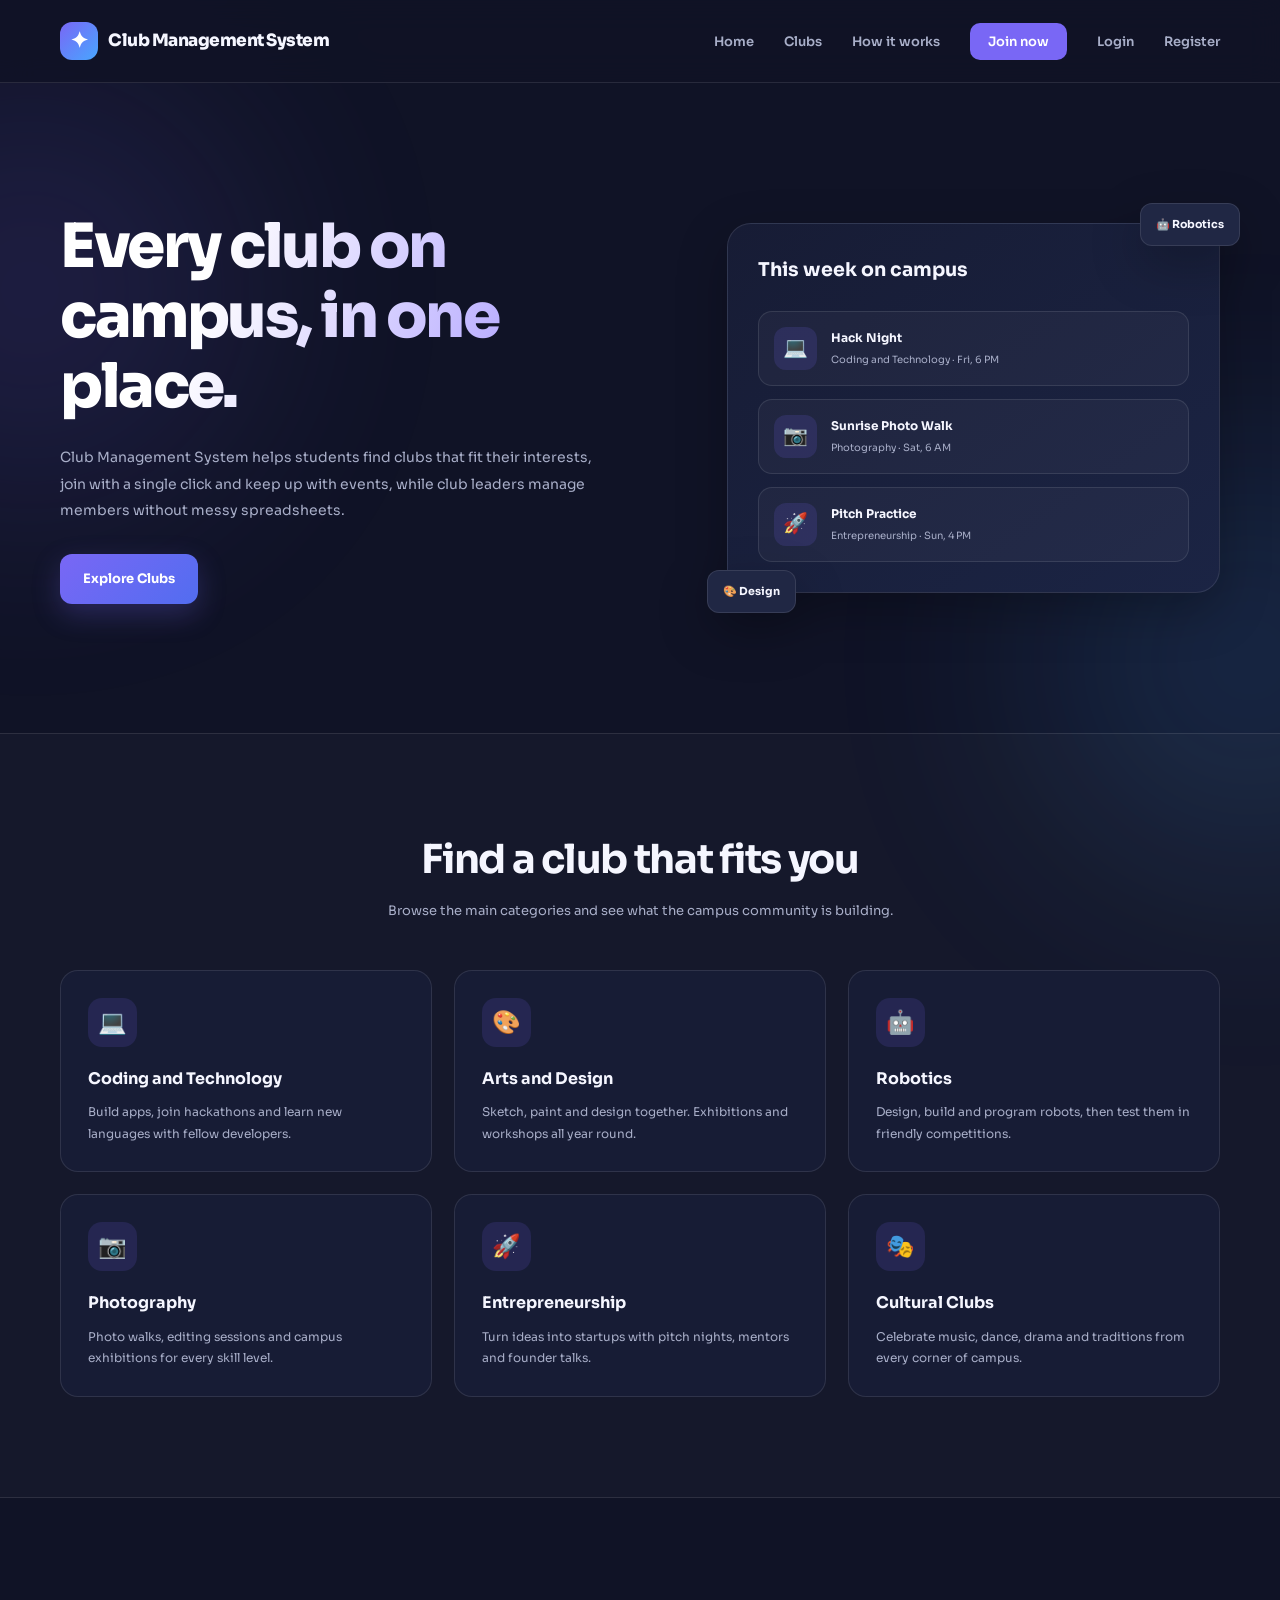
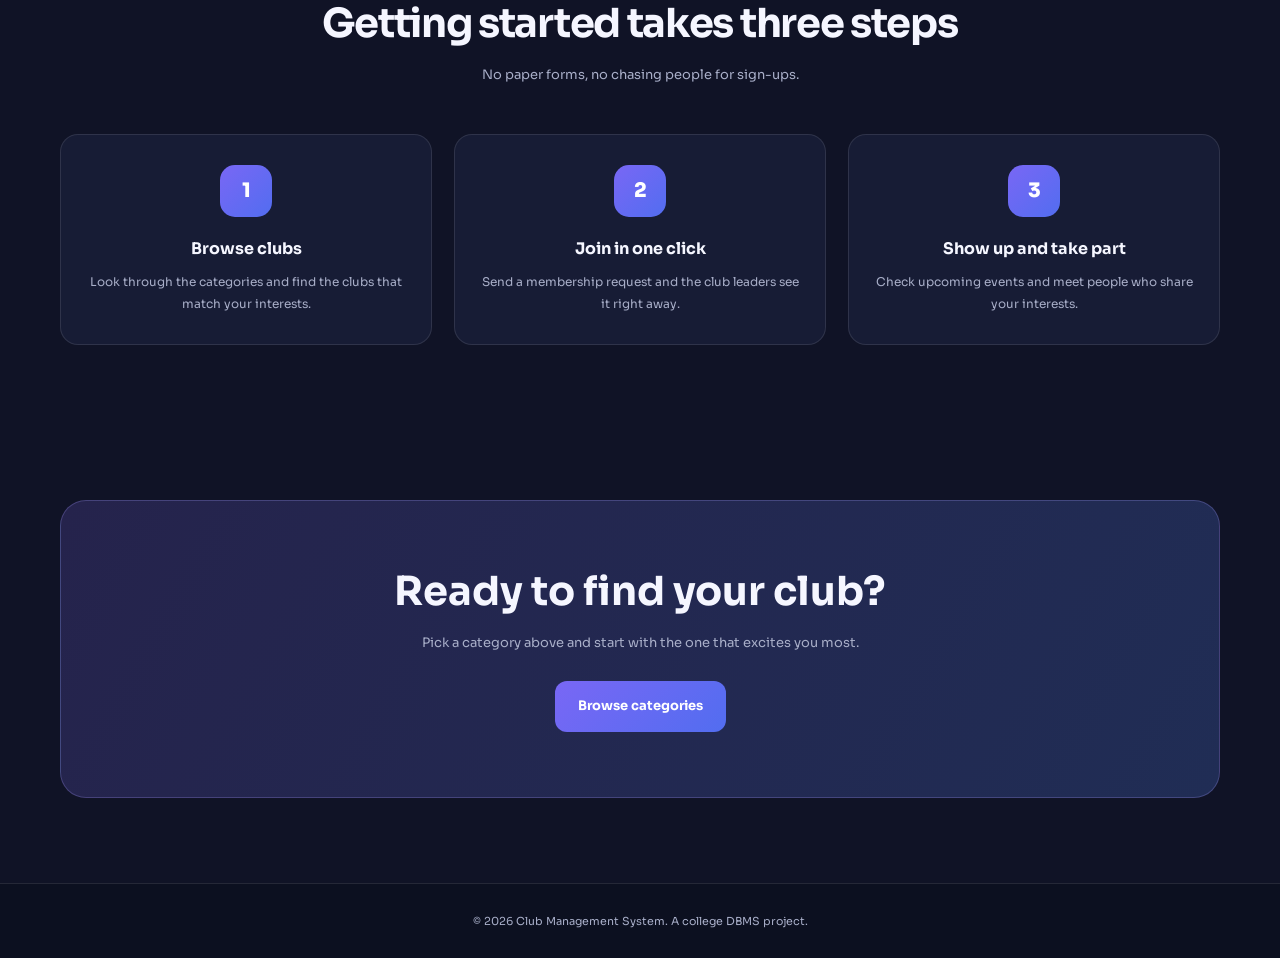
<file: index.html>
<!DOCTYPE html>
<!--
  Club Management System - Stage 1 Frontend
  File: index.html
-->
<html lang="en">
<head>
  <meta charset="UTF-8">
  <meta name="viewport" content="width=device-width, initial-scale=1.0">
  <meta name="description" content="Club Management System - discover, join and manage university clubs in one place.">

  <title>Club Management System</title>

  <!-- Google Font -->
  <link rel="preconnect" href="https://fonts.googleapis.com">
  <link rel="preconnect" href="https://fonts.gstatic.com" crossorigin>
  <link href="https://fonts.googleapis.com/css2?family=Sora:wght@400;500;600;700;800&display=swap" rel="stylesheet">

  <!-- CSS -->
  <link rel="stylesheet" href="style.css">

  <!-- JavaScript -->
  <script src="script.js" defer></script>
</head>

<body>

  <!-- Background decorations -->
  <div class="bg-glow bg-glow-one" aria-hidden="true"></div>
  <div class="bg-glow bg-glow-two" aria-hidden="true"></div>

  <!-- HEADER -->
  <header class="site-header" id="site-header">
    <nav class="navbar" aria-label="Main navigation">

      <a href="#home" class="logo">
        <span class="logo-mark" aria-hidden="true">✦</span>
        <span class="logo-text">Club Management System</span>
      </a>

      <button
        class="menu-toggle"
        id="menu-toggle"
        type="button"
        aria-label="Open menu"
        aria-expanded="false"
        aria-controls="nav-links"
      >☰</button>

      <ul class="nav-links" id="nav-links">
        <li><a href="#home">Home</a></li>
        <li><a href="#clubs">Clubs</a></li>
        <li><a href="#how-it-works">How it works</a></li>
        <li><a href="#join" class="nav-cta">Join now</a></li>
        <li><a href="login.html">Login</a></li>
        <li><a href="register.html">Register</a></li>
      </ul>

    </nav>
  </header>

  <main>

    <!-- HERO SECTION -->
    <section class="hero" id="home">

      <div class="hero-content">

        <h1 class="hero-title">
          Every club on campus, in one place.
        </h1>

        <p class="hero-description">
          Club Management System helps students find clubs that fit their interests,
          join with a single click and keep up with events, while club leaders manage
          members without messy spreadsheets.
        </p>

        <button class="btn btn-primary" id="explore-btn" type="button">
          Explore Clubs
        </button>

        <!-- Welcome message appears after clicking Explore Clubs -->
        <p class="welcome-message" id="welcome-message" aria-live="polite"></p>

      </div>

      <!-- EVENTS PANEL -->
      <aside class="hero-visual" aria-label="Sample of this week's events">

        <div class="events-panel">

          <h2 class="events-title">This week on campus</h2>

          <ul class="events-list">

            <li class="event-item">
              <span class="event-icon" aria-hidden="true">💻</span>
              <div class="event-info">
                <strong>Hack Night</strong>
                <span>Coding and Technology · Fri, 6 PM</span>
              </div>
            </li>

            <li class="event-item">
              <span class="event-icon" aria-hidden="true">📷</span>
              <div class="event-info">
                <strong>Sunrise Photo Walk</strong>
                <span>Photography · Sat, 6 AM</span>
              </div>
            </li>

            <li class="event-item">
              <span class="event-icon" aria-hidden="true">🚀</span>
              <div class="event-info">
                <strong>Pitch Practice</strong>
                <span>Entrepreneurship · Sun, 4 PM</span>
              </div>
            </li>

          </ul>
        </div>

        <span class="floating-badge badge-one" aria-hidden="true">
          🤖 Robotics
        </span>

        <span class="floating-badge badge-two" aria-hidden="true">
          🎨 Design
        </span>

      </aside>
    </section>

    <!-- CLUB CATEGORIES -->
    <section class="section" id="clubs">

      <div class="section-heading">
        <h2>Find a club that fits you</h2>
        <p>
          Browse the main categories and see what the campus community is building.
        </p>
      </div>

      <div class="card-grid">

        <article class="club-card">
          <span class="card-icon" aria-hidden="true">💻</span>
          <h3>Coding and Technology</h3>
          <p>Build apps, join hackathons and learn new languages with fellow developers.</p>
        </article>

        <article class="club-card">
          <span class="card-icon" aria-hidden="true">🎨</span>
          <h3>Arts and Design</h3>
          <p>Sketch, paint and design together. Exhibitions and workshops all year round.</p>
        </article>

        <article class="club-card">
          <span class="card-icon" aria-hidden="true">🤖</span>
          <h3>Robotics</h3>
          <p>Design, build and program robots, then test them in friendly competitions.</p>
        </article>

        <article class="club-card">
          <span class="card-icon" aria-hidden="true">📷</span>
          <h3>Photography</h3>
          <p>Photo walks, editing sessions and campus exhibitions for every skill level.</p>
        </article>

        <article class="club-card">
          <span class="card-icon" aria-hidden="true">🚀</span>
          <h3>Entrepreneurship</h3>
          <p>Turn ideas into startups with pitch nights, mentors and founder talks.</p>
        </article>

        <article class="club-card">
          <span class="card-icon" aria-hidden="true">🎭</span>
          <h3>Cultural Clubs</h3>
          <p>Celebrate music, dance, drama and traditions from every corner of campus.</p>
        </article>

      </div>
    </section>

    <!-- HOW IT WORKS -->
    <section class="section" id="how-it-works">

      <div class="section-heading">
        <h2>Getting started takes three steps</h2>
        <p>No paper forms, no chasing people for sign-ups.</p>
      </div>

      <ol class="steps-list">

        <li class="step">
          <span class="step-number">1</span>
          <h3>Browse clubs</h3>
          <p>Look through the categories and find the clubs that match your interests.</p>
        </li>

        <li class="step">
          <span class="step-number">2</span>
          <h3>Join in one click</h3>
          <p>Send a membership request and the club leaders see it right away.</p>
        </li>

        <li class="step">
          <span class="step-number">3</span>
          <h3>Show up and take part</h3>
          <p>Check upcoming events and meet people who share your interests.</p>
        </li>

      </ol>
    </section>

    <!-- CALL TO ACTION -->
    <section class="section" id="join">

      <div class="cta-box">
        <h2>Ready to find your club?</h2>
        <p>Pick a category above and start with the one that excites you most.</p>
        <a href="#clubs" class="btn btn-secondary">Browse categories</a>
      </div>

    </section>

  </main>

  <!-- FOOTER -->
  <footer class="site-footer">
    <p>
      &copy; <span id="current-year">2026</span>
      Club Management System. A college DBMS project.
    </p>
  </footer>

</body>
</html>
</file>
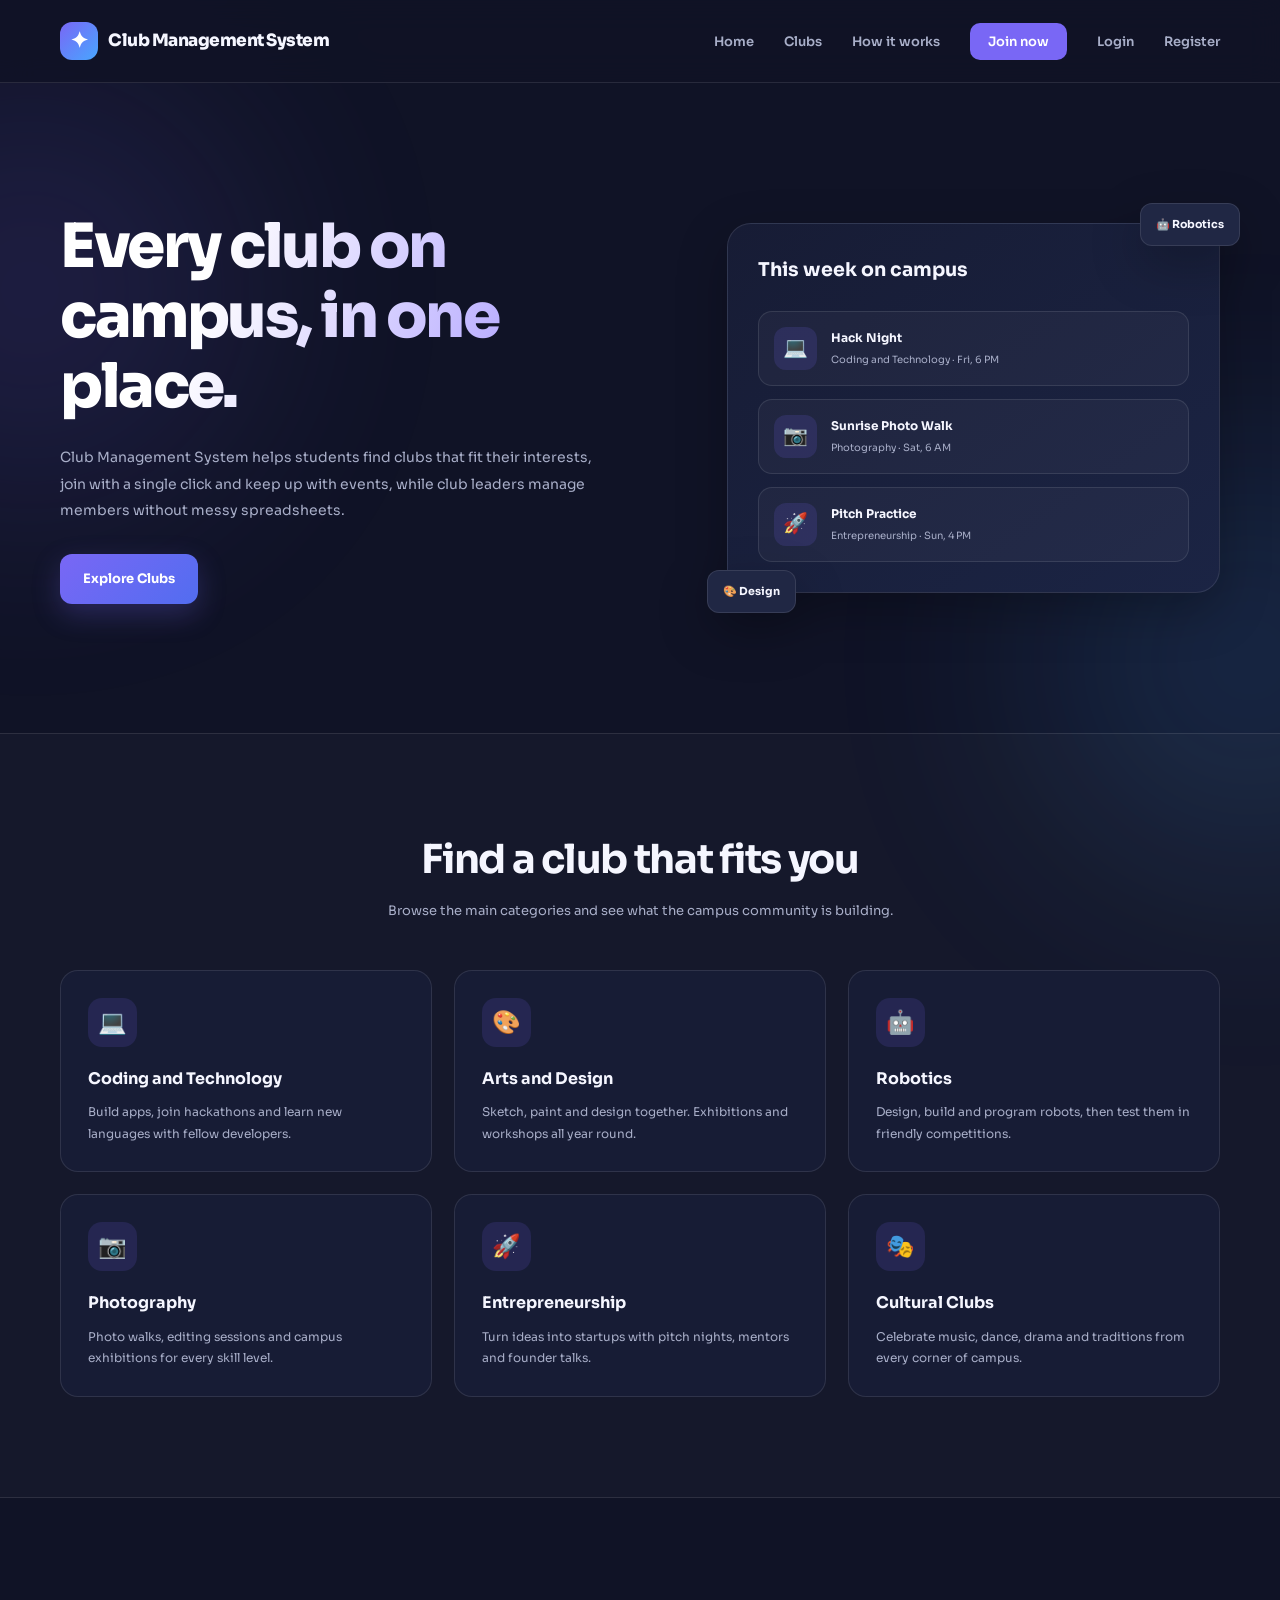
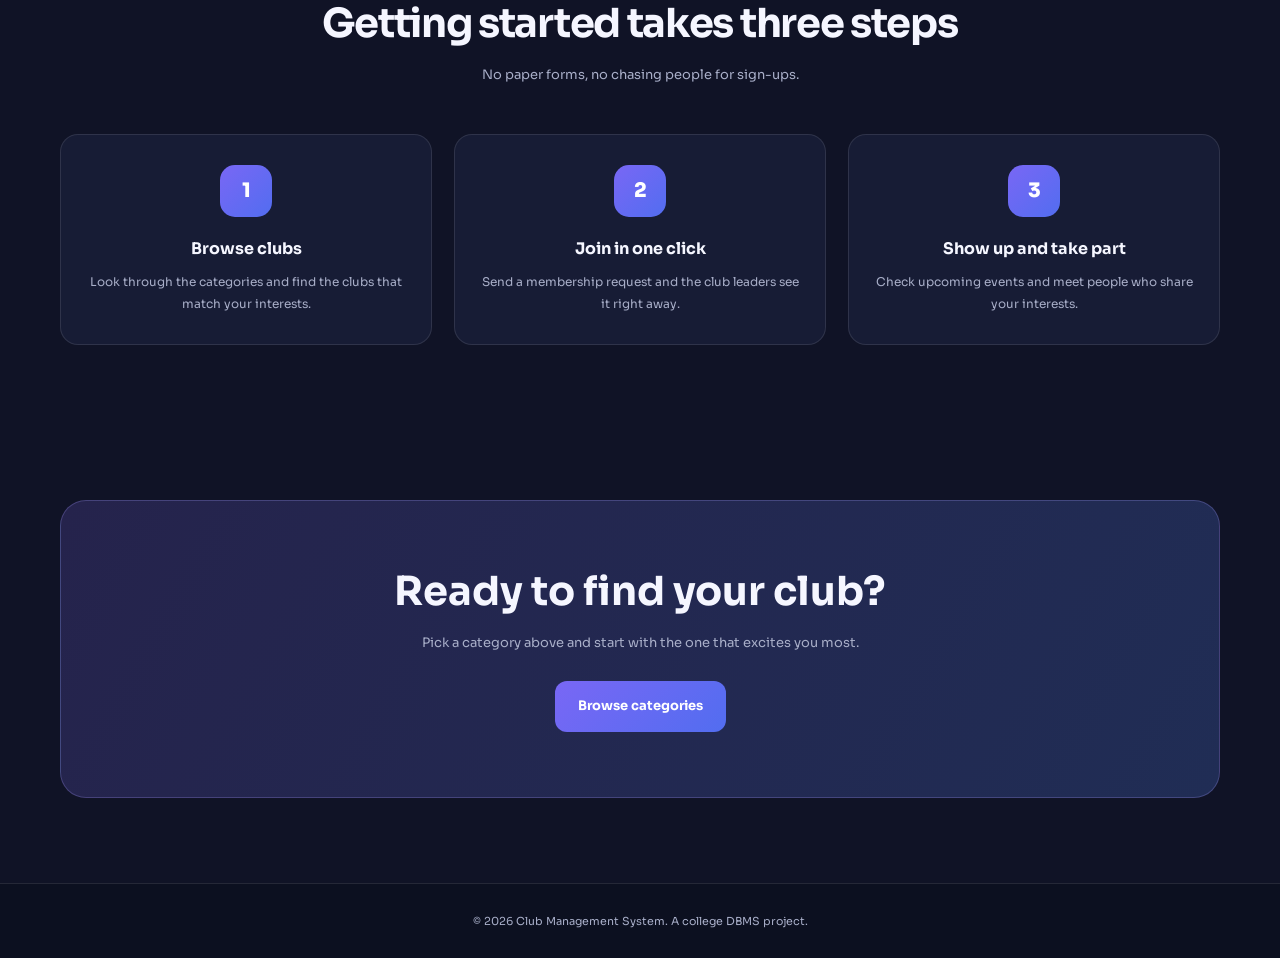
<file: home/index.html>
<!DOCTYPE html>
<!--
  Club Management System - Stage 1 Frontend
  File: index.html
-->
<html lang="en">
<head>
  <meta charset="UTF-8">
  <meta name="viewport" content="width=device-width, initial-scale=1.0">
  <meta name="description" content="Club Management System - discover, join and manage university clubs in one place.">

  <title>Club Management System</title>

  <!-- Google Font -->
  <link rel="preconnect" href="https://fonts.googleapis.com">
  <link rel="preconnect" href="https://fonts.gstatic.com" crossorigin>
  <link href="https://fonts.googleapis.com/css2?family=Sora:wght@400;500;600;700;800&display=swap" rel="stylesheet">

  <!-- CSS -->
  <link rel="stylesheet" href="style.css">

  <!-- JavaScript -->
  <script src="script.js" defer></script>
</head>

<body>

  <!-- Background decorations -->
  <div class="bg-glow bg-glow-one" aria-hidden="true"></div>
  <div class="bg-glow bg-glow-two" aria-hidden="true"></div>

  <!-- HEADER -->
  <header class="site-header" id="site-header">
    <nav class="navbar" aria-label="Main navigation">

      <a href="#home" class="logo">
        <span class="logo-mark" aria-hidden="true">✦</span>
        <span class="logo-text">Club Management System</span>
      </a>

      <button
        class="menu-toggle"
        id="menu-toggle"
        type="button"
        aria-label="Open menu"
        aria-expanded="false"
        aria-controls="nav-links"
      >☰</button>

      <ul class="nav-links" id="nav-links">
        <li><a href="#home">Home</a></li>
        <li><a href="#clubs">Clubs</a></li>
        <li><a href="#how-it-works">How it works</a></li>
        <li><a href="#join" class="nav-cta">Join now</a></li>
        <li><a href="../auth/login.html">Login</a></li>
        <li><a href="../auth/register.html">Register</a></li>
      </ul>

    </nav>
  </header>

  <main>

    <!-- HERO SECTION -->
    <section class="hero" id="home">

      <div class="hero-content">

        <h1 class="hero-title">
          Every club on campus, in one place.
        </h1>

        <p class="hero-description">
          Club Management System helps students find clubs that fit their interests,
          join with a single click and keep up with events, while club leaders manage
          members without messy spreadsheets.
        </p>

        <button class="btn btn-primary" id="explore-btn" type="button">
          Explore Clubs
        </button>

        <!-- Welcome message appears after clicking Explore Clubs -->
        <p class="welcome-message" id="welcome-message" aria-live="polite"></p>

      </div>

      <!-- EVENTS PANEL -->
      <aside class="hero-visual" aria-label="Sample of this week's events">

        <div class="events-panel">

          <h2 class="events-title">This week on campus</h2>

          <ul class="events-list">

            <li class="event-item">
              <span class="event-icon" aria-hidden="true">💻</span>
              <div class="event-info">
                <strong>Hack Night</strong>
                <span>Coding and Technology · Fri, 6 PM</span>
              </div>
            </li>

            <li class="event-item">
              <span class="event-icon" aria-hidden="true">📷</span>
              <div class="event-info">
                <strong>Sunrise Photo Walk</strong>
                <span>Photography · Sat, 6 AM</span>
              </div>
            </li>

            <li class="event-item">
              <span class="event-icon" aria-hidden="true">🚀</span>
              <div class="event-info">
                <strong>Pitch Practice</strong>
                <span>Entrepreneurship · Sun, 4 PM</span>
              </div>
            </li>

          </ul>
        </div>

        <span class="floating-badge badge-one" aria-hidden="true">
          🤖 Robotics
        </span>

        <span class="floating-badge badge-two" aria-hidden="true">
          🎨 Design
        </span>

      </aside>
    </section>

    <!-- CLUB CATEGORIES -->
    <section class="section" id="clubs">

      <div class="section-heading">
        <h2>Find a club that fits you</h2>
        <p>
          Browse the main categories and see what the campus community is building.
        </p>
      </div>

      <div class="card-grid">

        <article class="club-card">
          <span class="card-icon" aria-hidden="true">💻</span>
          <h3>Coding and Technology</h3>
          <p>Build apps, join hackathons and learn new languages with fellow developers.</p>
        </article>

        <article class="club-card">
          <span class="card-icon" aria-hidden="true">🎨</span>
          <h3>Arts and Design</h3>
          <p>Sketch, paint and design together. Exhibitions and workshops all year round.</p>
        </article>

        <article class="club-card">
          <span class="card-icon" aria-hidden="true">🤖</span>
          <h3>Robotics</h3>
          <p>Design, build and program robots, then test them in friendly competitions.</p>
        </article>

        <article class="club-card">
          <span class="card-icon" aria-hidden="true">📷</span>
          <h3>Photography</h3>
          <p>Photo walks, editing sessions and campus exhibitions for every skill level.</p>
        </article>

        <article class="club-card">
          <span class="card-icon" aria-hidden="true">🚀</span>
          <h3>Entrepreneurship</h3>
          <p>Turn ideas into startups with pitch nights, mentors and founder talks.</p>
        </article>

        <article class="club-card">
          <span class="card-icon" aria-hidden="true">🎭</span>
          <h3>Cultural Clubs</h3>
          <p>Celebrate music, dance, drama and traditions from every corner of campus.</p>
        </article>

      </div>
    </section>

    <!-- HOW IT WORKS -->
    <section class="section" id="how-it-works">

      <div class="section-heading">
        <h2>Getting started takes three steps</h2>
        <p>No paper forms, no chasing people for sign-ups.</p>
      </div>

      <ol class="steps-list">

        <li class="step">
          <span class="step-number">1</span>
          <h3>Browse clubs</h3>
          <p>Look through the categories and find the clubs that match your interests.</p>
        </li>

        <li class="step">
          <span class="step-number">2</span>
          <h3>Join in one click</h3>
          <p>Send a membership request and the club leaders see it right away.</p>
        </li>

        <li class="step">
          <span class="step-number">3</span>
          <h3>Show up and take part</h3>
          <p>Check upcoming events and meet people who share your interests.</p>
        </li>

      </ol>
    </section>

    <!-- CALL TO ACTION -->
    <section class="section" id="join">

      <div class="cta-box">
        <h2>Ready to find your club?</h2>
        <p>Pick a category above and start with the one that excites you most.</p>
        <a href="#clubs" class="btn btn-secondary">Browse categories</a>
      </div>

    </section>

  </main>

  <!-- FOOTER -->
  <footer class="site-footer">
    <p>
      &copy; <span id="current-year">2026</span>
      Club Management System. A college DBMS project.
    </p>
  </footer>

</body>
</html>
</file>
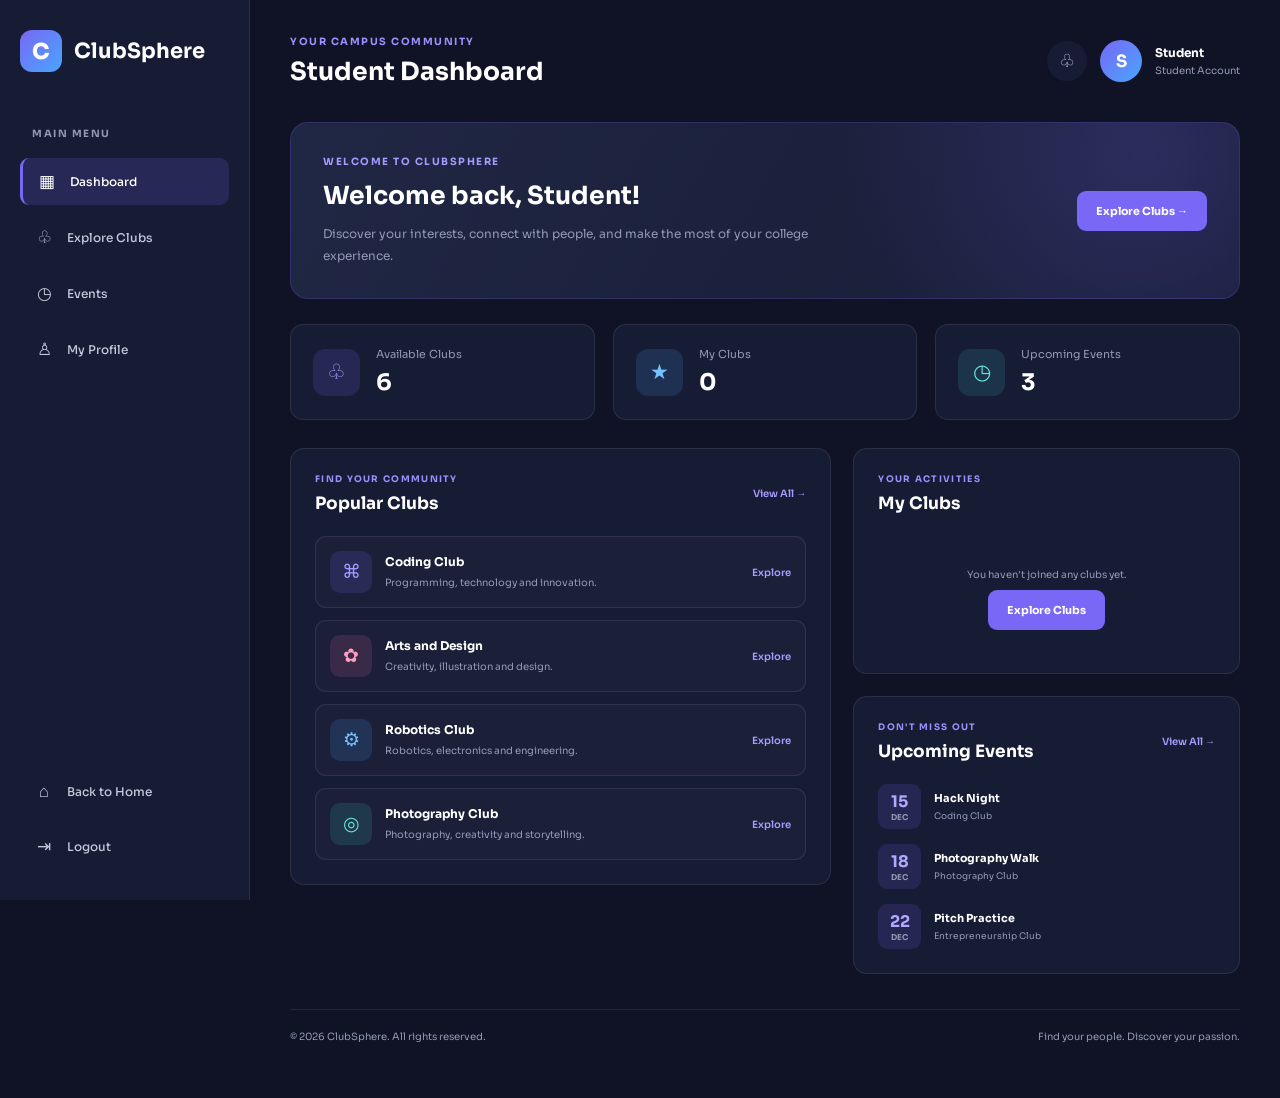
<file: dashboard.html>
<!DOCTYPE html>
<html lang="en">

<head>
  <meta charset="UTF-8">
  <meta name="viewport" content="width=device-width, initial-scale=1.0">

  <meta name="description" content="Student dashboard for ClubSphere.">

  <title>Student Dashboard | ClubSphere</title>

  <!-- Google Font -->
  <link rel="preconnect" href="https://fonts.googleapis.com">
  <link rel="preconnect" href="https://fonts.gstatic.com" crossorigin>
  <link href="https://fonts.googleapis.com/css2?family=Sora:wght@400;500;600;700;800&display=swap" rel="stylesheet">

  <!-- Dashboard CSS -->
  <link rel="stylesheet" href="dashboard.css">

  <!-- Dashboard JavaScript -->
  <script src="dashboard.js" defer></script>
</head>

<body>

  <!-- SIDEBAR -->
  <aside class="sidebar" id="sidebar">

    <a href="index.html" class="dashboard-logo">
      <span class="logo-icon">C</span>
      <span>ClubSphere</span>
    </a>

    <p class="sidebar-label">MAIN MENU</p>

    <nav class="sidebar-nav">

      <a href="dashboard.html" class="sidebar-link active">
        <span>▦</span>
        Dashboard
      </a>

      <a href="clubs.html" class="sidebar-link">
        <span>♧</span>
        Explore Clubs
      </a>

      <a href="events.html" class="sidebar-link">
        <span>◷</span>
        Events
      </a>

      <a href="profile.html" class="sidebar-link">
        <span>♙</span>
        My Profile
      </a>

    </nav>

    <div class="sidebar-bottom">

      <a href="index.html" class="sidebar-link">
        <span>⌂</span>
        Back to Home
      </a>

      <a href="login.html" class="sidebar-link">
        <span>⇥</span>
        Logout
      </a>

    </div>

  </aside>


  <!-- MAIN CONTENT -->
  <main class="dashboard-main">

    <!-- TOP HEADER -->
    <header class="dashboard-header">

      <button
        class="sidebar-toggle"
        id="sidebar-toggle"
        type="button"
        aria-label="Toggle sidebar"
        aria-expanded="false"
      >
        ☰
      </button>

      <div class="header-title">
        <p class="header-subtitle">YOUR CAMPUS COMMUNITY</p>
        <h1>Student Dashboard</h1>
      </div>

      <div class="header-profile">

        <div class="notification-icon" aria-label="Notifications">
          ♧
        </div>

        <div class="profile-avatar" id="profile-avatar">
          S
        </div>

        <div class="header-user-info">
          <strong id="header-student-name">Student</strong>
          <span>Student Account</span>
        </div>

      </div>

    </header>


    <!-- WELCOME SECTION -->
    <section class="dashboard-welcome">

      <div>

        <p class="welcome-label">WELCOME TO CLUBSPHERE</p>

        <h2 id="dashboard-welcome">
          Welcome back, Student!
        </h2>

        <p>
          Discover your interests, connect with people,
          and make the most of your college experience.
        </p>

      </div>

      <a href="clubs.html" class="dashboard-primary-button">
        Explore Clubs →
      </a>

    </section>


    <!-- STATISTICS -->
    <section class="stats-grid">

      <article class="stat-card">

        <div class="stat-icon purple">♧</div>

        <div>
          <p>Available Clubs</p>
          <h3 id="available-clubs-count">6</h3>
        </div>

      </article>


      <article class="stat-card">

        <div class="stat-icon blue">★</div>

        <div>
          <p>My Clubs</p>
          <h3 id="my-clubs-count">0</h3>
        </div>

      </article>


      <article class="stat-card">

        <div class="stat-icon cyan">◷</div>

        <div>
          <p>Upcoming Events</p>
          <h3 id="upcoming-events-count">3</h3>
        </div>

      </article>

    </section>


    <!-- DASHBOARD CONTENT GRID -->
    <div class="dashboard-grid">


      <!-- AVAILABLE CLUBS -->
      <section class="dashboard-panel clubs-panel">

        <div class="panel-heading">

          <div>
            <p class="panel-eyebrow">FIND YOUR COMMUNITY</p>
            <h2>Popular Clubs</h2>
          </div>

          <a href="clubs.html" class="panel-link">
            View All →
          </a>

        </div>


        <div class="dashboard-club-list">

          <article class="dashboard-club-card">

            <div class="club-card-icon purple">⌘</div>

            <div class="club-card-info">
              <h3>Coding Club</h3>
              <p>Programming, technology and innovation.</p>
            </div>

            <a href="clubs.html" class="small-action">
              Explore
            </a>

          </article>


          <article class="dashboard-club-card">

            <div class="club-card-icon pink">✿</div>

            <div class="club-card-info">
              <h3>Arts and Design</h3>
              <p>Creativity, illustration and design.</p>
            </div>

            <a href="clubs.html" class="small-action">
              Explore
            </a>

          </article>


          <article class="dashboard-club-card">

            <div class="club-card-icon blue">⚙</div>

            <div class="club-card-info">
              <h3>Robotics Club</h3>
              <p>Robotics, electronics and engineering.</p>
            </div>

            <a href="clubs.html" class="small-action">
              Explore
            </a>

          </article>


          <article class="dashboard-club-card">

            <div class="club-card-icon cyan">◎</div>

            <div class="club-card-info">
              <h3>Photography Club</h3>
              <p>Photography, creativity and storytelling.</p>
            </div>

            <a href="clubs.html" class="small-action">
              Explore
            </a>

          </article>

        </div>

      </section>


      <!-- RIGHT SIDE -->
      <div class="dashboard-right-column">


        <!-- MY CLUBS -->
        <section class="dashboard-panel">

          <div class="panel-heading">

            <div>
              <p class="panel-eyebrow">YOUR ACTIVITIES</p>
              <h2>My Clubs</h2>
            </div>

          </div>

          <div id="my-clubs-list" class="empty-state">

            <div class="empty-icon">♧</div>

            <h3>No clubs joined yet</h3>

            <p>
              Explore available clubs and find
              a community that interests you.
            </p>

            <a href="clubs.html" class="panel-link">
              Find a Club →
            </a>

          </div>

        </section>


        <!-- UPCOMING EVENTS -->
        <section class="dashboard-panel events-panel">

          <div class="panel-heading">

            <div>
              <p class="panel-eyebrow">DON'T MISS OUT</p>
              <h2>Upcoming Events</h2>
            </div>

            <a href="events.html" class="panel-link">
              View All →
            </a>

          </div>


          <div class="event-list">

            <article class="dashboard-event">

              <div class="event-date">
                <span>15</span>
                <small>DEC</small>
              </div>

              <div>
                <h3>Hack Night</h3>
                <p>Coding Club</p>
              </div>

            </article>


            <article class="dashboard-event">

              <div class="event-date">
                <span>18</span>
                <small>DEC</small>
              </div>

              <div>
                <h3>Photography Walk</h3>
                <p>Photography Club</p>
              </div>

            </article>


            <article class="dashboard-event">

              <div class="event-date">
                <span>22</span>
                <small>DEC</small>
              </div>

              <div>
                <h3>Pitch Practice</h3>
                <p>Entrepreneurship Club</p>
              </div>

            </article>

          </div>

        </section>

      </div>

    </div>


    <!-- FOOTER -->
    <footer class="dashboard-footer">

      <p>
        © <span id="dashboard-year"></span> ClubSphere.
        All rights reserved.
      </p>

      <p>Find your people. Discover your passion.</p>

    </footer>

  </main>

</body>
</html>
</file>
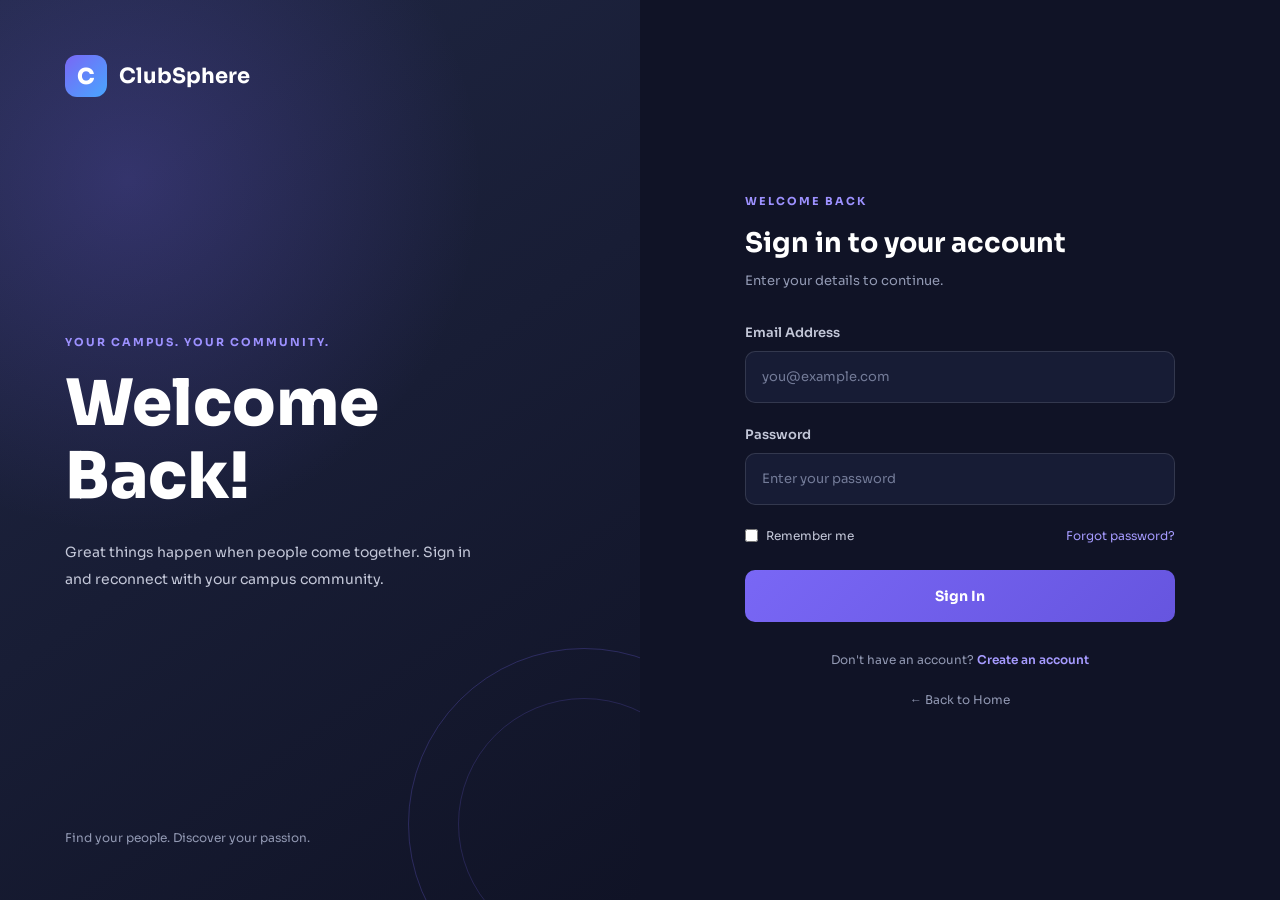
<file: login.html>
<!DOCTYPE html>
<html lang="en">

<head>
  <meta charset="UTF-8">
  <meta name="viewport" content="width=device-width, initial-scale=1.0">

  <meta name="description" content="Login to your Club Management System account.">

  <title>Login | Club Management System</title>

  <!-- Google Font -->
  <link rel="preconnect" href="https://fonts.googleapis.com">
  <link rel="preconnect" href="https://fonts.gstatic.com" crossorigin>
  <link href="https://fonts.googleapis.com/css2?family=Sora:wght@400;500;600;700;800&display=swap" rel="stylesheet">

  <!-- Authentication CSS -->
  <link rel="stylesheet" href="auth.css">

  <!-- Authentication JavaScript -->
  <script src="auth.js" defer></script>
</head>

<body>

  <main class="auth-container">

    <!-- Left Side: Welcome Section -->
    <section class="auth-welcome">

      <a href="index.html" class="auth-logo">
        <span class="logo-icon">C</span>
        <span>ClubSphere</span>
      </a>

      <div class="welcome-content">
        <p class="eyebrow">YOUR CAMPUS. YOUR COMMUNITY.</p>

        <h1>
          Welcome<br>
          Back!
        </h1>

        <p class="welcome-description">
          Great things happen when people come together.
          Sign in and reconnect with your campus community.
        </p>
      </div>

      <p class="welcome-footer">
        Find your people. Discover your passion.
      </p>

    </section>


    <!-- Right Side: Login Form -->
    <section class="auth-form-section">

      <div class="auth-form-wrapper">

        <div class="mobile-logo">
          <a href="index.html" class="auth-logo">
            <span class="logo-icon">C</span>
            <span>ClubSphere</span>
          </a>
        </div>

        <div class="form-heading">
          <p class="eyebrow">WELCOME BACK</p>
          <h2>Sign in to your account</h2>
          <p>Enter your details to continue.</p>
        </div>


        <form id="login-form">

          <!-- Email -->
          <div class="form-group">
            <label for="login-email">Email Address</label>

            <input
              type="email"
              id="login-email"
              name="email"
              placeholder="you@example.com"
              autocomplete="email"
              required
            >
          </div>


          <!-- Password -->
          <div class="form-group">
            <label for="login-password">Password</label>

            <input
              type="password"
              id="login-password"
              name="password"
              placeholder="Enter your password"
              autocomplete="current-password"
              required
              minlength="6"
            >
          </div>


          <!-- Remember Me -->
          <div class="form-options">

            <label class="remember-option">
              <input type="checkbox" id="remember-me">
              <span>Remember me</span>
            </label>

            <a href="#" class="forgot-link" id="forgot-password">
              Forgot password?
            </a>

          </div>


          <!-- Submit Button -->
          <button type="submit" class="auth-button">
            Sign In
          </button>


          <!-- Form Message -->
          <p id="login-message" class="form-message" aria-live="polite"></p>

        </form>


        <!-- Registration Link -->
        <p class="auth-switch">
          Don't have an account?
          <a href="register.html">Create an account</a>
        </p>


        <a href="index.html" class="back-home">
          ← Back to Home
        </a>

      </div>

    </section>

  </main>

</body>
</html>
</file>
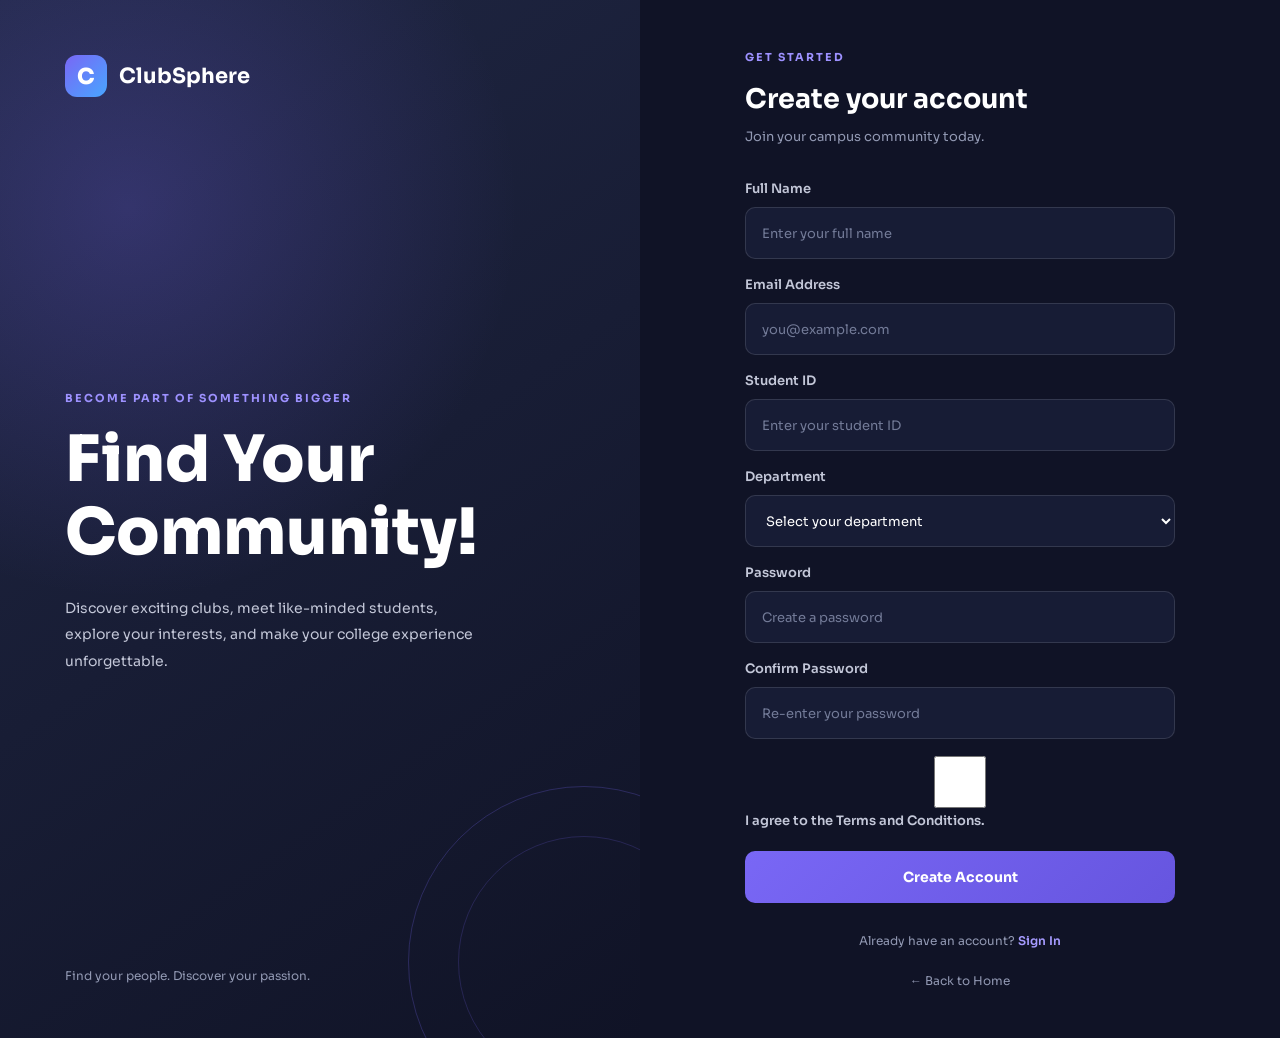
<file: register.html>
<!DOCTYPE html>
<html lang="en">

<head>
  <meta charset="UTF-8">
  <meta name="viewport" content="width=device-width, initial-scale=1.0">

  <meta name="description" content="Create your Club Management System student account.">

  <title>Register | Club Management System</title>

  <!-- Google Font -->
  <link rel="preconnect" href="https://fonts.googleapis.com">
  <link rel="preconnect" href="https://fonts.gstatic.com" crossorigin>
  <link href="https://fonts.googleapis.com/css2?family=Sora:wght@400;500;600;700;800&display=swap" rel="stylesheet">

  <!-- Shared Authentication CSS -->
  <link rel="stylesheet" href="auth.css">

  <!-- Authentication JavaScript -->
  <script src="auth.js" defer></script>
</head>

<body>

  <main class="auth-container">

    <!-- LEFT WELCOME SECTION -->
    <section class="auth-welcome">

      <a href="index.html" class="auth-logo">
        <span class="logo-icon">C</span>
        <span>ClubSphere</span>
      </a>

      <div class="welcome-content">

        <p class="eyebrow">BECOME PART OF SOMETHING BIGGER</p>

        <h1>
          Find Your<br>
          Community!
        </h1>

        <p class="welcome-description">
          Discover exciting clubs, meet like-minded students,
          explore your interests, and make your college
          experience unforgettable.
        </p>

      </div>

      <p class="welcome-footer">
        Find your people. Discover your passion.
      </p>

    </section>


    <!-- RIGHT REGISTRATION SECTION -->
    <section class="auth-form-section">

      <div class="auth-form-wrapper">

        <!-- Mobile Logo -->
        <div class="mobile-logo">
          <a href="index.html" class="auth-logo">
            <span class="logo-icon">C</span>
            <span>ClubSphere</span>
          </a>
        </div>


        <!-- Form Heading -->
        <div class="form-heading">

          <p class="eyebrow">GET STARTED</p>

          <h2>Create your account</h2>

          <p>Join your campus community today.</p>

        </div>


        <!-- REGISTRATION FORM -->
        <form id="register-form">

          <!-- Full Name -->
          <div class="form-group">

            <label for="register-name">Full Name</label>

            <input
              type="text"
              id="register-name"
              name="fullName"
              placeholder="Enter your full name"
              autocomplete="name"
              required
              minlength="2"
            >

          </div>


          <!-- Email -->
          <div class="form-group">

            <label for="register-email">Email Address</label>

            <input
              type="email"
              id="register-email"
              name="email"
              placeholder="you@example.com"
              autocomplete="email"
              required
            >

          </div>


          <!-- Student ID -->
          <div class="form-group">

            <label for="student-id">Student ID</label>

            <input
              type="text"
              id="student-id"
              name="studentId"
              placeholder="Enter your student ID"
              required
            >

          </div>


          <!-- Department -->
          <div class="form-group">

            <label for="department">Department</label>

            <select
              id="department"
              name="department"
              required
            >

              <option value="">Select your department</option>

              <option value="Computer Science">
                Computer Science
              </option>

              <option value="Information Technology">
                Information Technology
              </option>

              <option value="Electronics">
                Electronics
              </option>

              <option value="Mechanical">
                Mechanical
              </option>

              <option value="Civil">
                Civil
              </option>

              <option value="Electrical">
                Electrical
              </option>

              <option value="Other">
                Other
              </option>

            </select>

          </div>


          <!-- Password -->
          <div class="form-group">

            <label for="register-password">Password</label>

            <input
              type="password"
              id="register-password"
              name="password"
              placeholder="Create a password"
              autocomplete="new-password"
              required
              minlength="6"
            >

          </div>


          <!-- Confirm Password -->
          <div class="form-group">

            <label for="confirm-password">Confirm Password</label>

            <input
              type="password"
              id="confirm-password"
              name="confirmPassword"
              placeholder="Re-enter your password"
              autocomplete="new-password"
              required
              minlength="6"
            >

          </div>


          <!-- Terms and Conditions -->
          <div class="form-group">

            <label class="remember-option">

              <input
                type="checkbox"
                id="terms"
                name="terms"
                required
              >

              <span>
                I agree to the Terms and Conditions.
              </span>

            </label>

          </div>


          <!-- Submit Button -->
          <button type="submit" class="auth-button">
            Create Account
          </button>


          <!-- Registration Message -->
          <p
            id="register-message"
            class="form-message"
            aria-live="polite"
          ></p>

        </form>


        <!-- Login Link -->
        <p class="auth-switch">

          Already have an account?

          <a href="login.html">Sign In</a>

        </p>


        <!-- Back to Home -->
        <a href="index.html" class="back-home">
          ← Back to Home
        </a>

      </div>

    </section>

  </main>

</body>
</html>
</file>
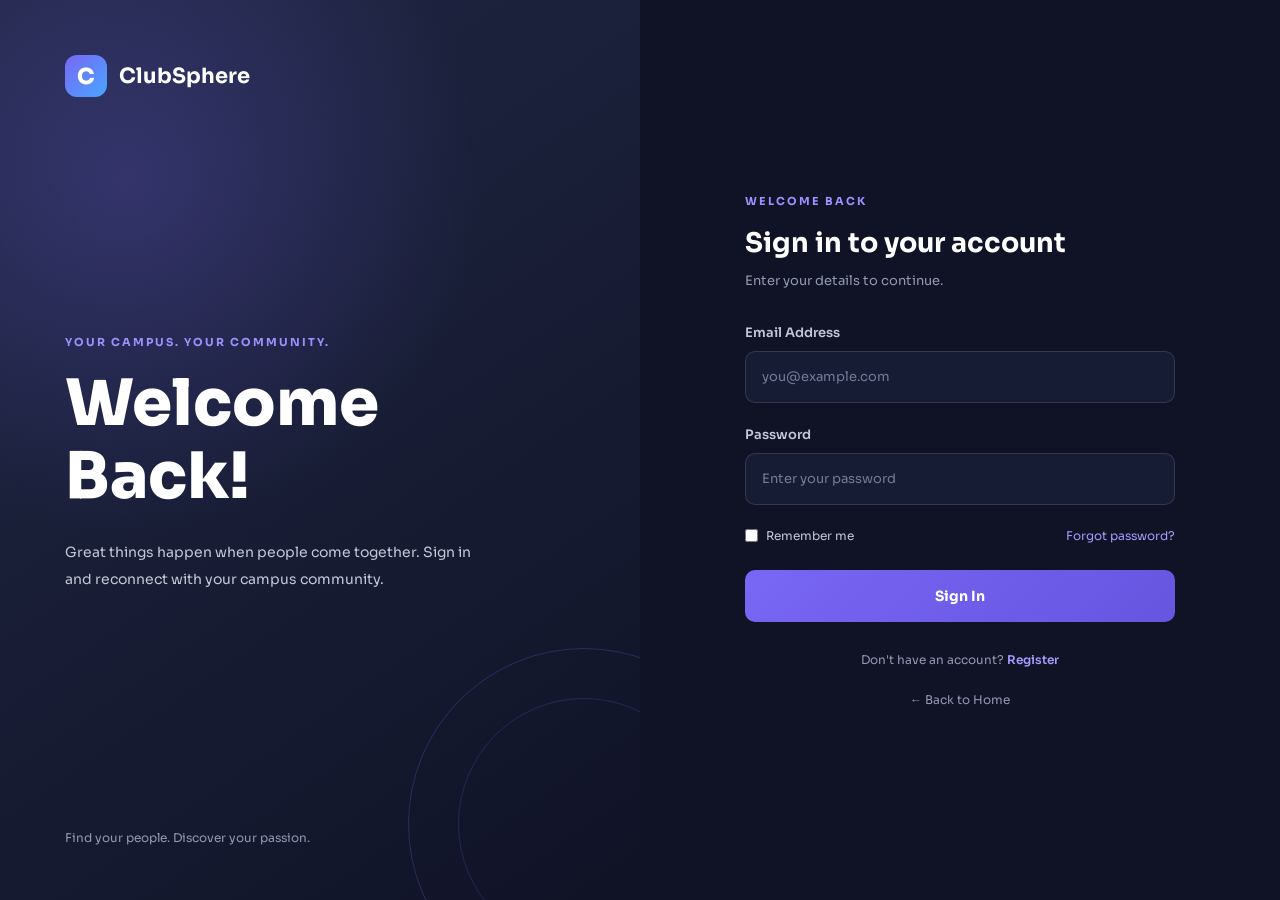
<file: auth/login.html>
<!DOCTYPE html>
<html lang="en">

<head>
  <meta charset="UTF-8">
  <meta name="viewport" content="width=device-width, initial-scale=1.0">

  <meta name="description" content="Login to your Club Management System account.">

  <title>Login | Club Management System</title>

  <!-- Google Font -->
  <link rel="preconnect" href="https://fonts.googleapis.com">
  <link rel="preconnect" href="https://fonts.gstatic.com" crossorigin>
  <link href="https://fonts.googleapis.com/css2?family=Sora:wght@400;500;600;700;800&display=swap" rel="stylesheet">

  <!-- Authentication CSS -->
  <link rel="stylesheet" href="auth.css">

  <!-- Authentication JavaScript -->
  <script src="auth.js" defer></script>
</head>

<body>

  <main class="auth-container">

    <!-- Left Side: Welcome Section -->
    <section class="auth-welcome">

      <a href="../home/index.html" class="auth-logo">
        <span class="logo-icon">C</span>
        <span>ClubSphere</span>
      </a>

      <div class="welcome-content">
        <p class="eyebrow">YOUR CAMPUS. YOUR COMMUNITY.</p>

        <h1>
          Welcome<br>
          Back!
        </h1>

        <p class="welcome-description">
          Great things happen when people come together.
          Sign in and reconnect with your campus community.
        </p>
      </div>

      <p class="welcome-footer">
        Find your people. Discover your passion.
      </p>

    </section>


    <!-- Right Side: Login Form -->
    <section class="auth-form-section">

      <div class="auth-form-wrapper">

        <div class="mobile-logo">
          <a href="index.html" class="auth-logo">
            <span class="logo-icon">C</span>
            <span>ClubSphere</span>
          </a>
        </div>

        <div class="form-heading">
          <p class="eyebrow">WELCOME BACK</p>
          <h2>Sign in to your account</h2>
          <p>Enter your details to continue.</p>
        </div>


        <form id="login-form">

          <!-- Email -->
          <div class="form-group">
            <label for="login-email">Email Address</label>

            <input
              type="email"
              id="login-email"
              name="email"
              placeholder="you@example.com"
              autocomplete="email"
              required
            >
          </div>


          <!-- Password -->
          <div class="form-group">
            <label for="login-password">Password</label>

            <input
              type="password"
              id="login-password"
              name="password"
              placeholder="Enter your password"
              autocomplete="current-password"
              required
              minlength="6"
            >
          </div>


          <!-- Remember Me -->
          <div class="form-options">

            <label class="remember-option">
              <input type="checkbox" id="remember-me">
              <span>Remember me</span>
            </label>

            <a href="#" class="forgot-link" id="forgot-password">
              Forgot password?
            </a>

          </div>


          <!-- Submit Button -->
          <button type="submit" class="auth-button">
            Sign In
          </button>


          <!-- Form Message -->
          <p id="login-message" class="form-message" aria-live="polite"></p>

        </form>


        <!-- Registration Link -->
        <p class="auth-switch">
          Don't have an account?
          <a href="register.html">Register</a>
        </p>


        <a href="../home/index.html" class="back-home">
          ← Back to Home
        </a>

      </div>

    </section>

  </main>

</body>
</html>
</file>
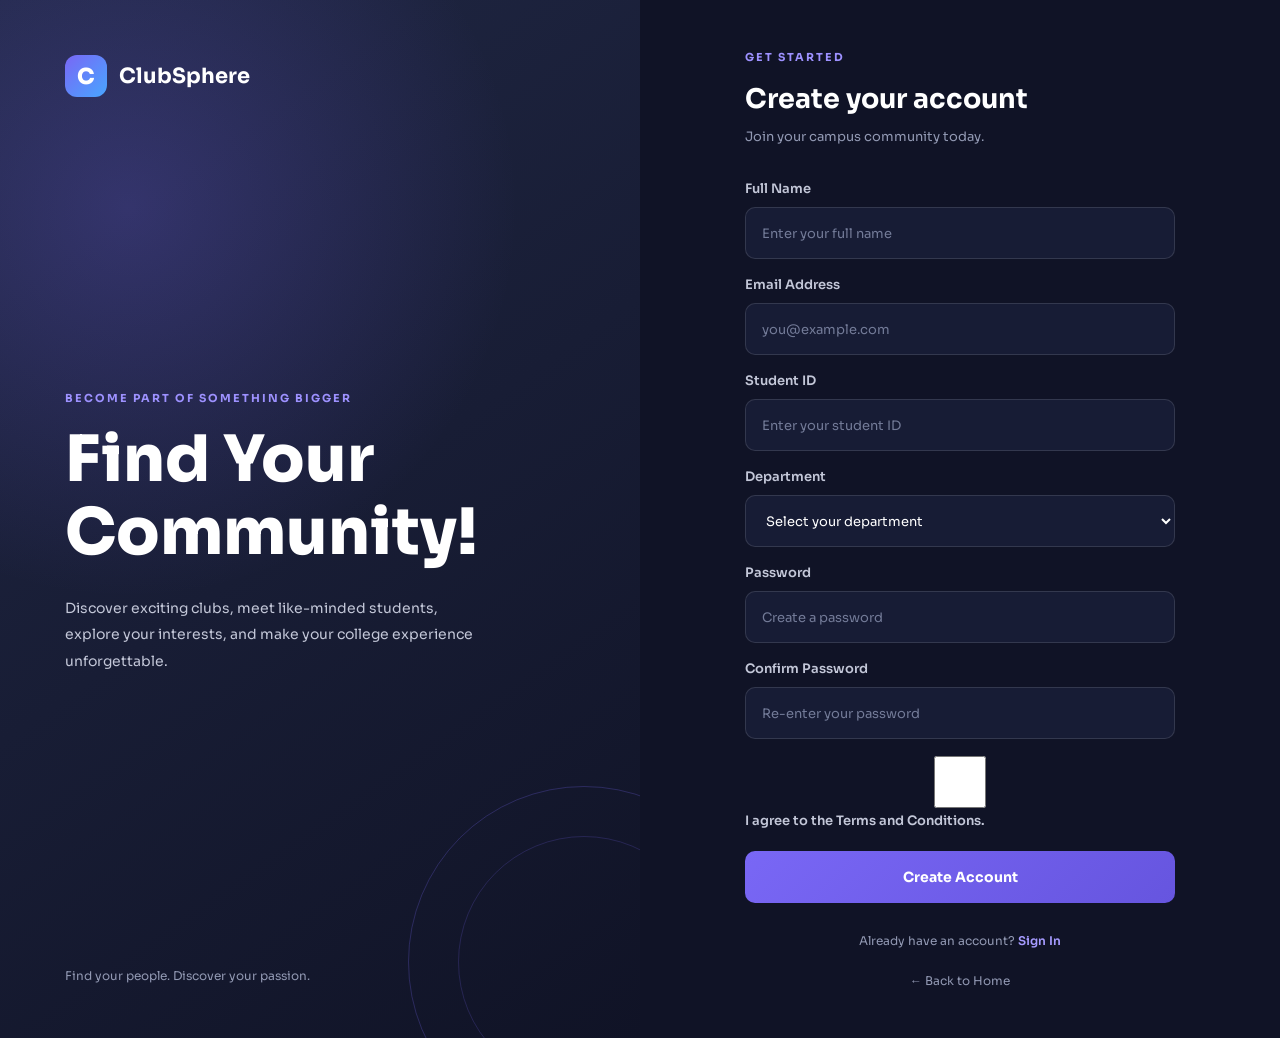
<file: auth/register.html>
<!DOCTYPE html>
<html lang="en">

<head>
  <meta charset="UTF-8">
  <meta name="viewport" content="width=device-width, initial-scale=1.0">

  <meta name="description" content="Create your Club Management System student account.">

  <title>Register | Club Management System</title>

  <!-- Google Font -->
  <link rel="preconnect" href="https://fonts.googleapis.com">
  <link rel="preconnect" href="https://fonts.gstatic.com" crossorigin>
  <link href="https://fonts.googleapis.com/css2?family=Sora:wght@400;500;600;700;800&display=swap" rel="stylesheet">

  <!-- Shared Authentication CSS -->
  <link rel="stylesheet" href="auth.css">

  <!-- Authentication JavaScript -->
  <script src="auth.js" defer></script>
</head>

<body>

  <main class="auth-container">

    <!-- LEFT WELCOME SECTION -->
    <section class="auth-welcome">

      <a href="../home/index.html" class="auth-logo">
        <span class="logo-icon">C</span>
        <span>ClubSphere</span>
      </a>

      <div class="welcome-content">

        <p class="eyebrow">BECOME PART OF SOMETHING BIGGER</p>

        <h1>
          Find Your<br>
          Community!
        </h1>

        <p class="welcome-description">
          Discover exciting clubs, meet like-minded students,
          explore your interests, and make your college
          experience unforgettable.
        </p>

      </div>

      <p class="welcome-footer">
        Find your people. Discover your passion.
      </p>

    </section>


    <!-- RIGHT REGISTRATION SECTION -->
    <section class="auth-form-section">

      <div class="auth-form-wrapper">

        <!-- Mobile Logo -->
        <div class="mobile-logo">
          <a href="index.html" class="auth-logo">
            <span class="logo-icon">C</span>
            <span>ClubSphere</span>
          </a>
        </div>


        <!-- Form Heading -->
        <div class="form-heading">

          <p class="eyebrow">GET STARTED</p>

          <h2>Create your account</h2>

          <p>Join your campus community today.</p>

        </div>


        <!-- REGISTRATION FORM -->
        <form id="register-form">

          <!-- Full Name -->
          <div class="form-group">

            <label for="register-name">Full Name</label>

            <input
              type="text"
              id="register-name"
              name="fullName"
              placeholder="Enter your full name"
              autocomplete="name"
              required
              minlength="2"
            >

          </div>


          <!-- Email -->
          <div class="form-group">

            <label for="register-email">Email Address</label>

            <input
              type="email"
              id="register-email"
              name="email"
              placeholder="you@example.com"
              autocomplete="email"
              required
            >

          </div>


          <!-- Student ID -->
          <div class="form-group">

            <label for="student-id">Student ID</label>

            <input
              type="text"
              id="student-id"
              name="studentId"
              placeholder="Enter your student ID"
              required
            >

          </div>


          <!-- Department -->
          <div class="form-group">

            <label for="department">Department</label>

            <select
              id="department"
              name="department"
              required
            >

              <option value="">Select your department</option>

              <option value="Computer Science">
                Computer Science
              </option>

              <option value="Information Technology">
                Information Technology
              </option>

              <option value="Electronics">
                Electronics
              </option>

              <option value="Mechanical">
                Mechanical
              </option>

              <option value="Civil">
                Civil
              </option>

              <option value="Electrical">
                Electrical
              </option>

              <option value="Other">
                Other
              </option>

            </select>

          </div>


          <!-- Password -->
          <div class="form-group">

            <label for="register-password">Password</label>

            <input
              type="password"
              id="register-password"
              name="password"
              placeholder="Create a password"
              autocomplete="new-password"
              required
              minlength="6"
            >

          </div>


          <!-- Confirm Password -->
          <div class="form-group">

            <label for="confirm-password">Confirm Password</label>

            <input
              type="password"
              id="confirm-password"
              name="confirmPassword"
              placeholder="Re-enter your password"
              autocomplete="new-password"
              required
              minlength="6"
            >

          </div>


          <!-- Terms and Conditions -->
          <div class="form-group">

            <label class="remember-option">

              <input
                type="checkbox"
                id="terms"
                name="terms"
                required
              >

              <span>
                I agree to the Terms and Conditions.
              </span>

            </label>

          </div>


          <!-- Submit Button -->
          <button type="submit" class="auth-button">
            Create Account
          </button>


          <!-- Registration Message -->
          <p
            id="register-message"
            class="form-message"
            aria-live="polite"
          ></p>

        </form>


        <!-- Login Link -->
        <p class="auth-switch">

          Already have an account?

          <a href="login.html">Sign In</a>

        </p>


        <!-- Back to Home -->
        <a href="../home/index.html" class="back-home">
          ← Back to Home
        </a>

      </div>

    </section>

  </main>

</body>
</html>
</file>
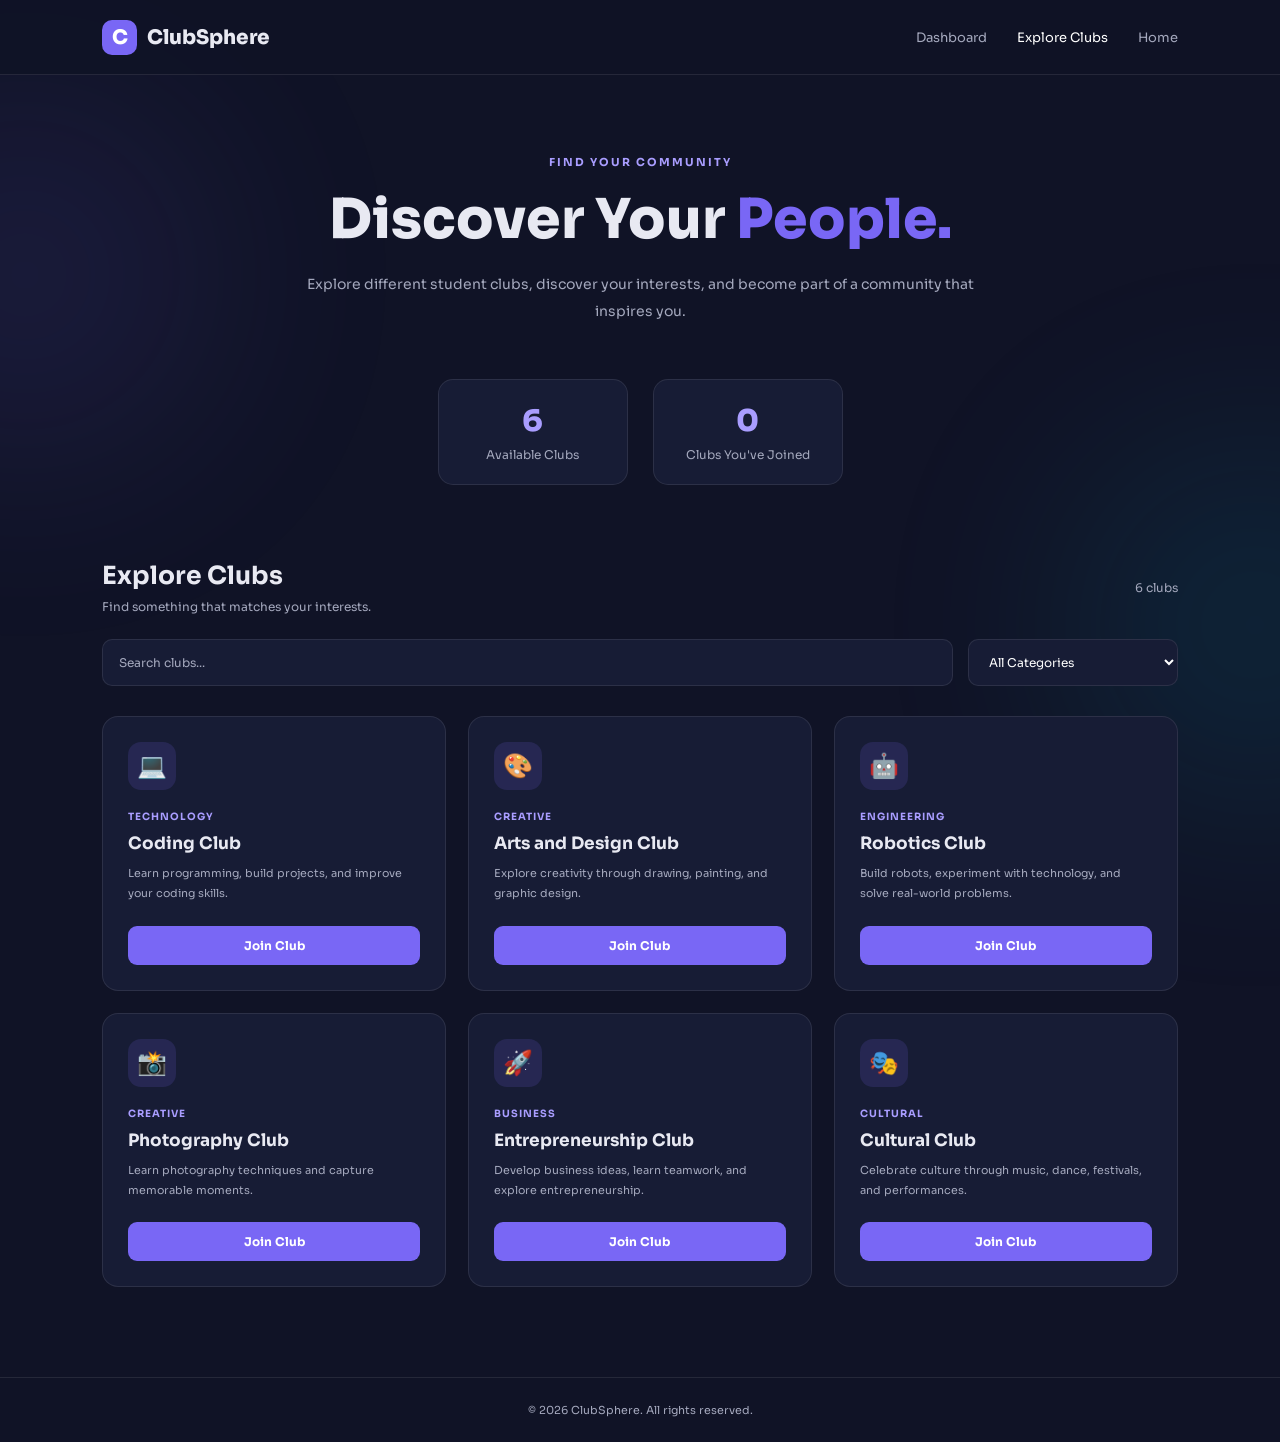
<file: clubs/clubs.html>
<!DOCTYPE html>
<html lang="en">

<head>
  <meta charset="UTF-8">
  <meta name="viewport" content="width=device-width, initial-scale=1.0">

  <meta name="description" content="Explore and join student clubs at your college.">

  <title>Explore Clubs | ClubSphere</title>

  <!-- Google Font -->
  <link rel="preconnect" href="https://fonts.googleapis.com">
  <link rel="preconnect" href="https://fonts.gstatic.com" crossorigin>

  <link href="https://fonts.googleapis.com/css2?family=Sora:wght@400;500;600;700;800&display=swap" rel="stylesheet">

  <!-- Clubs CSS -->
  <link rel="stylesheet" href="clubs.css">

  <!-- Clubs JavaScript -->
  <script src="clubs.js" defer></script>
</head>

<body>

  <!-- Background decoration -->
  <div class="bg-glow glow-one"></div>
  <div class="bg-glow glow-two"></div>


  <!-- HEADER -->
  <header class="clubs-header">

    <a href="../dashboard/dashboard.html" class="logo">
      <span class="logo-icon">C</span>
      <span>ClubSphere</span>
    </a>

    <nav class="clubs-nav">
      <a href="../dashboard/dashboard.html">Dashboard</a>
      <a href="clubs.html" class="active">Explore Clubs</a>
      <a href="../home/index.html">Home</a>
    </nav>

  </header>


  <!-- MAIN CONTENT -->
  <main class="clubs-main">

    <!-- PAGE INTRODUCTION -->
    <section class="clubs-intro">

      <span class="section-label">FIND YOUR COMMUNITY</span>

      <h1>
        Discover Your
        <span>People.</span>
      </h1>

      <p>
        Explore different student clubs, discover your interests,
        and become part of a community that inspires you.
      </p>

    </section>


    <!-- CLUB STATISTICS -->
    <section class="clubs-summary">

      <div class="summary-card">
        <span class="summary-number" id="total-clubs">6</span>
        <span class="summary-label">Available Clubs</span>
      </div>

      <div class="summary-card">
        <span class="summary-number" id="joined-clubs">0</span>
        <span class="summary-label">Clubs You've Joined</span>
      </div>

    </section>


    <!-- CLUB LIST -->
    <section class="clubs-section">

      <div class="clubs-section-heading">

        <div>
          <h2>Explore Clubs</h2>
          <p>Find something that matches your interests.</p>
        </div>

        <span id="clubs-result-count">6 clubs</span>

      </div>


      <!-- SEARCH AND FILTER -->
      <div class="clubs-controls">

        <input
          type="search"
          id="club-search"
          placeholder="Search clubs..."
          aria-label="Search clubs"
        >

        <select id="category-filter" aria-label="Filter clubs by category">

          <option value="all">All Categories</option>
          <option value="Technology">Technology</option>
          <option value="Creative">Creative</option>
          <option value="Engineering">Engineering</option>
          <option value="Business">Business</option>
          <option value="Cultural">Cultural</option>

        </select>

      </div>


      <!-- CLUB CARDS WILL BE ADDED USING JAVASCRIPT -->
      <div class="clubs-grid" id="clubs-grid">

        <!-- JavaScript will display the club cards here -->

      </div>

      <!-- MESSAGE WHEN NO CLUBS MATCH -->
      <p class="no-results" id="no-results" hidden>
        No clubs found. Try another search.
      </p>

    </section>

  </main>


  <!-- FOOTER -->
  <footer class="clubs-footer">

    <p>
      © <span id="clubs-year"></span> ClubSphere.
      All rights reserved.
    </p>

  </footer>

</body>
</html>
</file>
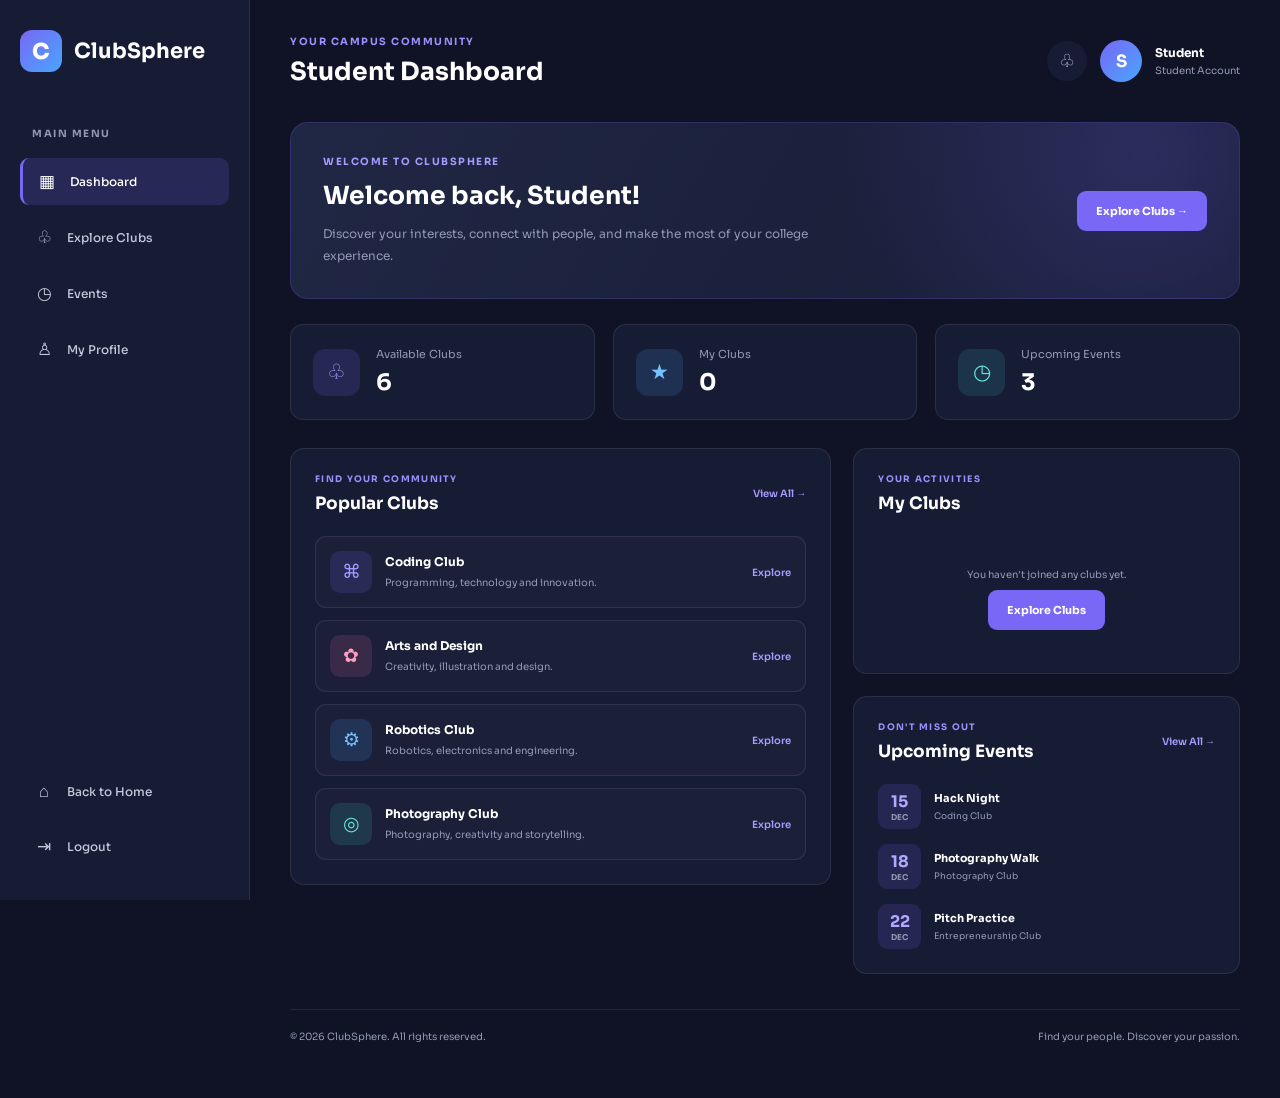
<file: dashboard/dashboard.html>
<!DOCTYPE html>
<html lang="en">

<head>
  <meta charset="UTF-8">
  <meta name="viewport" content="width=device-width, initial-scale=1.0">
  <meta name="description" content="Student dashboard for ClubSphere.">

  <title>Student Dashboard | ClubSphere</title>

  <!-- Google Font -->
  <link rel="preconnect" href="https://fonts.googleapis.com">
  <link rel="preconnect" href="https://fonts.gstatic.com" crossorigin>
  <link href="https://fonts.googleapis.com/css2?family=Sora:wght@400;500;600;700;800&display=swap" rel="stylesheet">

  <!-- Dashboard CSS -->
  <link rel="stylesheet" href="dashboard.css">

  <!-- Dashboard JavaScript -->
  <script src="dashboard.js" defer></script>
</head>

<body>

  <!-- SIDEBAR -->
  <aside class="sidebar" id="sidebar">

    <a href="../home/index.html" class="dashboard-logo">
      <span class="logo-icon">C</span>
      <span>ClubSphere</span>
    </a>

    <p class="sidebar-label">MAIN MENU</p>

    <nav class="sidebar-nav">

      <a href="dashboard.html" class="sidebar-link active">
        <span>▦</span>
        Dashboard
      </a>

      <a href="../clubs/clubs.html" class="sidebar-link">
        <span>♧</span>
        Explore Clubs
      </a>

      <a href="events.html" class="sidebar-link">
        <span>◷</span>
        Events
      </a>

      <a href="profile.html" class="sidebar-link">
        <span>♙</span>
        My Profile
      </a>

    </nav>

    <div class="sidebar-bottom">

      <a href="../home/index.html" class="sidebar-link">
        <span>⌂</span>
        Back to Home
      </a>

      <a href="../auth/login.html" class="sidebar-link">
        <span>⇥</span>
        Logout
      </a>

    </div>

  </aside>


  <!-- MAIN CONTENT -->
  <main class="dashboard-main">

    <!-- TOP HEADER -->
    <header class="dashboard-header">

      <button
        class="sidebar-toggle"
        id="sidebar-toggle"
        type="button"
        aria-label="Toggle sidebar"
        aria-expanded="false"
      >
        ☰
      </button>

      <div class="header-title">
        <p class="header-subtitle">YOUR CAMPUS COMMUNITY</p>
        <h1>Student Dashboard</h1>
      </div>

      <div class="header-profile">

        <div class="notification-icon" aria-label="Notifications">
          ♧
        </div>

        <div class="profile-avatar" id="profile-avatar">
          S
        </div>

        <div class="header-user-info">
          <strong id="header-student-name">Student</strong>
          <span>Student Account</span>
        </div>

      </div>

    </header>


    <!-- WELCOME SECTION -->
    <section class="dashboard-welcome">

      <div>

        <p class="welcome-label">WELCOME TO CLUBSPHERE</p>

        <h2 id="dashboard-welcome">
          Welcome back, Student!
        </h2>

        <p>
          Discover your interests, connect with people,
          and make the most of your college experience.
        </p>

      </div>

      <a href="../clubs/clubs.html" class="dashboard-primary-button">
        Explore Clubs →
      </a>

    </section>


    <!-- STATISTICS -->
    <section class="stats-grid">

      <article class="stat-card">

        <div class="stat-icon purple">♧</div>

        <div>
          <p>Available Clubs</p>
          <h3 id="available-clubs-count">6</h3>
        </div>

      </article>


      <article class="stat-card">

        <div class="stat-icon blue">★</div>

        <div>
          <p>My Clubs</p>
          <h3 id="my-clubs-count">0</h3>
        </div>

      </article>


      <article class="stat-card">

        <div class="stat-icon cyan">◷</div>

        <div>
          <p>Upcoming Events</p>
          <h3 id="upcoming-events-count">3</h3>
        </div>

      </article>

    </section>


    <!-- DASHBOARD CONTENT GRID -->
    <div class="dashboard-grid">


      <!-- AVAILABLE CLUBS -->
      <section class="dashboard-panel clubs-panel">

        <div class="panel-heading">

          <div>
            <p class="panel-eyebrow">FIND YOUR COMMUNITY</p>
            <h2>Popular Clubs</h2>
          </div>

          <a href="../clubs/clubs.html" class="panel-link">
            View All →
          </a>

        </div>


        <div class="dashboard-club-list">

          <article class="dashboard-club-card">

            <div class="club-card-icon purple">⌘</div>

            <div class="club-card-info">
              <h3>Coding Club</h3>
              <p>Programming, technology and innovation.</p>
            </div>

            <a href="../clubs/clubs.html" class="small-action">
              Explore
            </a>

          </article>


          <article class="dashboard-club-card">

            <div class="club-card-icon pink">✿</div>

            <div class="club-card-info">
              <h3>Arts and Design</h3>
              <p>Creativity, illustration and design.</p>
            </div>

            <a href="../clubs/clubs.html" class="small-action">
              Explore
            </a>

          </article>


          <article class="dashboard-club-card">

            <div class="club-card-icon blue">⚙</div>

            <div class="club-card-info">
              <h3>Robotics Club</h3>
              <p>Robotics, electronics and engineering.</p>
            </div>

            <a href="../clubs/clubs.html" class="small-action">
              Explore
            </a>

          </article>


          <article class="dashboard-club-card">

            <div class="club-card-icon cyan">◎</div>

            <div class="club-card-info">
              <h3>Photography Club</h3>
              <p>Photography, creativity and storytelling.</p>
            </div>

            <a href="../clubs/clubs.html" class="small-action">
              Explore
            </a>

          </article>

        </div>

      </section>


      <!-- RIGHT SIDE -->
      <div class="dashboard-right-column">


        <!-- MY CLUBS -->
        <section class="dashboard-panel">

          <div class="panel-heading">

            <div>
              <p class="panel-eyebrow">YOUR ACTIVITIES</p>
              <h2>My Clubs</h2>
            </div>

          </div>

          <div id="my-clubs-list" class="empty-state">

            <div class="empty-icon">♧</div>

            <h3>No clubs joined yet</h3>

            <p>
              Explore available clubs and find
              a community that interests you.
            </p>

            <a href="../clubs/clubs.html" class="panel-link">
              Find a Club →
            </a>

          </div>

        </section>


        <!-- UPCOMING EVENTS -->
        <section class="dashboard-panel events-panel">

          <div class="panel-heading">

            <div>
              <p class="panel-eyebrow">DON'T MISS OUT</p>
              <h2>Upcoming Events</h2>
            </div>

            <a href="events.html" class="panel-link">
              View All →
            </a>

          </div>


          <div class="event-list">

            <article class="dashboard-event">

              <div class="event-date">
                <span>15</span>
                <small>DEC</small>
              </div>

              <div>
                <h3>Hack Night</h3>
                <p>Coding Club</p>
              </div>

            </article>


            <article class="dashboard-event">

              <div class="event-date">
                <span>18</span>
                <small>DEC</small>
              </div>

              <div>
                <h3>Photography Walk</h3>
                <p>Photography Club</p>
              </div>

            </article>


            <article class="dashboard-event">

              <div class="event-date">
                <span>22</span>
                <small>DEC</small>
              </div>

              <div>
                <h3>Pitch Practice</h3>
                <p>Entrepreneurship Club</p>
              </div>

            </article>

          </div>

        </section>

      </div>

    </div>


    <!-- FOOTER -->
    <footer class="dashboard-footer">

      <p>
        © <span id="dashboard-year"></span> ClubSphere.
        All rights reserved.
      </p>

      <p>Find your people. Discover your passion.</p>

    </footer>

  </main>

</body>
</html>
</file>
<file: style.css>
/* =====================================================
   Club Management System - Stage 1 Frontend
   File: style.css
   ===================================================== */

/* 1. DESIGN VARIABLES */
:root {
  --navy-900: #101326;
  --navy-800: #171c35;
  --navy-700: #202744;
  --navy-600: #2a3355;

  --primary: #7967f5;
  --primary-light: #a99cff;
  --blue: #48a6ff;
  --cyan: #42d6d0;

  --text-main: #f5f6ff;
  --text-muted: #a8aec8;

  --border: rgba(255, 255, 255, 0.10);

  --shadow: 0 18px 50px rgba(0, 0, 0, 0.25);

  --container: 1160px;
}

/* 2. RESET */
* {
  margin: 0;
  padding: 0;
  box-sizing: border-box;
}

html {
  scroll-behavior: smooth;
  scroll-padding-top: 100px;
}

body {
  min-height: 100vh;
  overflow-x: hidden;
  font-family: "Sora", sans-serif;
  color: var(--text-main);
  background: var(--navy-900);
  line-height: 1.7;
}

button,
a {
  font: inherit;
}

button {
  cursor: pointer;
}

a {
  color: inherit;
  text-decoration: none;
}

ul,
ol {
  list-style: none;
}

section {
  position: relative;
}

/* 3. BACKGROUND GLOW */
.bg-glow {
  position: fixed;
  width: 420px;
  height: 420px;
  border-radius: 50%;
  filter: blur(120px);
  opacity: 0.15;
  pointer-events: none;
  z-index: -1;
}

.bg-glow-one {
  top: 80px;
  left: -180px;
  background: var(--primary);
}

.bg-glow-two {
  top: 450px;
  right: -180px;
  background: var(--blue);
}

/* 4. HEADER AND NAVIGATION */
.site-header {
  position: sticky;
  top: 0;
  z-index: 1000;
  background: rgba(16, 19, 38, 0.88);
  backdrop-filter: blur(16px);
  border-bottom: 1px solid var(--border);
  transition: box-shadow 0.3s ease;
}

.site-header.scrolled {
  box-shadow: 0 8px 30px rgba(0, 0, 0, 0.3);
}

.navbar {
  width: min(calc(100% - 48px), var(--container));
  min-height: 82px;
  margin: auto;
  display: flex;
  align-items: center;
  justify-content: space-between;
  gap: 25px;
}

.logo {
  display: inline-flex;
  align-items: center;
  gap: 10px;
  font-size: 17px;
  font-weight: 800;
  letter-spacing: -0.5px;
}

.logo-mark {
  display: grid;
  place-items: center;
  width: 38px;
  height: 38px;
  border-radius: 12px;
  color: white;
  background: linear-gradient(135deg, var(--primary), var(--blue));
  font-size: 22px;
}

.logo-text {
  color: var(--text-main);
}

.nav-links {
  display: flex;
  align-items: center;
  gap: 30px;
}

.nav-links a {
  color: var(--text-muted);
  font-size: 13px;
  font-weight: 600;
  transition: color 0.25s ease;
}

.nav-links a:hover {
  color: white;
}

.nav-links .nav-cta {
  padding: 10px 18px;
  border-radius: 10px;
  color: white;
  background: var(--primary);
}

.nav-links .nav-cta:hover {
  background: #6955e8;
}

.menu-toggle {
  display: none;
  width: 43px;
  height: 43px;
  border: 1px solid var(--border);
  border-radius: 11px;
  background: var(--navy-800);
  color: white;
  font-size: 22px;
}

/* 5. BUTTONS */
.btn {
  display: inline-flex;
  align-items: center;
  justify-content: center;
  padding: 14px 23px;
  border: 0;
  border-radius: 12px;
  font-size: 13px;
  font-weight: 700;
  transition: transform 0.25s ease, box-shadow 0.25s ease,
              background 0.25s ease;
}

.btn:hover {
  transform: translateY(-3px);
}

.btn-primary {
  color: white;
  background: linear-gradient(135deg, var(--primary), #526df0);
  box-shadow: 0 10px 28px rgba(121, 103, 245, 0.25);
}

.btn-primary:hover {
  box-shadow: 0 14px 32px rgba(121, 103, 245, 0.38);
}

.btn-secondary {
  color: white;
  background: linear-gradient(135deg, var(--primary), #526df0);
}

button:focus-visible,
a:focus-visible {
  outline: 3px solid var(--cyan);
  outline-offset: 4px;
}

/* 6. HERO SECTION */
.hero {
  width: min(calc(100% - 48px), var(--container));
  min-height: 650px;
  margin: auto;
  padding: 90px 0;
  display: grid;
  grid-template-columns: 1.1fr 0.9fr;
  align-items: center;
  gap: 65px;
}

.hero-content {
  min-width: 0;
}

.hero-title {
  max-width: 650px;
  margin-bottom: 22px;
  font-size: clamp(38px, 5vw, 61px);
  line-height: 1.15;
  letter-spacing: -2.5px;
  font-weight: 800;
  background: linear-gradient(110deg, #ffffff 25%, #b6aaff 75%, #70c5ff);
  background-clip: text;
  -webkit-background-clip: text;
  color: transparent;
}

.hero-description {
  max-width: 550px;
  margin-bottom: 30px;
  color: var(--text-muted);
  font-size: 14px;
  line-height: 1.9;
}

/* 7. WELCOME MESSAGE */
.welcome-message {
  display: none;
  max-width: 540px;
  margin-top: 22px;
  padding: 14px 17px;
  border: 1px solid rgba(66, 214, 208, 0.3);
  border-radius: 12px;
  background: rgba(66, 214, 208, 0.08);
  color: #75e5d9;
  font-size: 13px;
  font-weight: 600;
  line-height: 1.7;
}

.welcome-message.show {
  display: block;
  animation: messageAppear 0.4s ease both;
}

@keyframes messageAppear {
  from {
    opacity: 0;
    transform: translateY(8px);
  }

  to {
    opacity: 1;
    transform: translateY(0);
  }
}

/* 8. EVENTS PANEL */
.hero-visual {
  position: relative;
  min-width: 0;
}

.events-panel {
  padding: 30px;
  border: 1px solid var(--border);
  border-radius: 24px;
  background: linear-gradient(145deg, var(--navy-800), #1b2444);
  box-shadow: var(--shadow);
}

.events-title {
  margin-bottom: 24px;
  font-size: 19px;
  font-weight: 700;
}

.events-list {
  display: flex;
  flex-direction: column;
  gap: 13px;
}

.event-item {
  display: flex;
  align-items: center;
  gap: 14px;
  padding: 15px;
  border: 1px solid var(--border);
  border-radius: 14px;
  background: rgba(255, 255, 255, 0.035);
  transition: transform 0.25s ease, background 0.25s ease;
}

.event-item:hover {
  transform: translateX(5px);
  background: rgba(255, 255, 255, 0.07);
}

.event-icon {
  display: grid;
  place-items: center;
  flex-shrink: 0;
  width: 43px;
  height: 43px;
  border-radius: 12px;
  background: rgba(121, 103, 245, 0.15);
  font-size: 20px;
}

.event-info strong {
  display: block;
  margin-bottom: 3px;
  font-size: 12px;
}

.event-info span {
  display: block;
  color: var(--text-muted);
  font-size: 10px;
  line-height: 1.6;
}

.floating-badge {
  position: absolute;
  z-index: 2;
  padding: 11px 15px;
  border: 1px solid var(--border);
  border-radius: 12px;
  background: var(--navy-700);
  box-shadow: var(--shadow);
  font-size: 11px;
  font-weight: 700;
}

.badge-one {
  top: -20px;
  right: -20px;
}

.badge-two {
  bottom: -20px;
  left: -20px;
}

/* 9. GENERAL SECTION STYLING */
.section {
  padding: 100px 24px;
}

.section-heading {
  max-width: 650px;
  margin: 0 auto 48px;
  text-align: center;
}

.section-heading h2 {
  margin-bottom: 14px;
  font-size: clamp(28px, 4vw, 40px);
  line-height: 1.3;
  letter-spacing: -1.3px;
}

.section-heading p {
  color: var(--text-muted);
  font-size: 13px;
}

/* 10. CLUB CARDS */
#clubs {
  background: rgba(255, 255, 255, 0.025);
  border-top: 1px solid var(--border);
  border-bottom: 1px solid var(--border);
}

.card-grid {
  width: min(100%, var(--container));
  margin: auto;
  display: grid;
  grid-template-columns: repeat(3, 1fr);
  gap: 22px;
}

.club-card {
  padding: 27px;
  border: 1px solid var(--border);
  border-radius: 18px;
  background: var(--navy-800);
  transition: transform 0.3s ease, border-color 0.3s ease,
              box-shadow 0.3s ease;
}

.club-card:hover {
  transform: translateY(-7px);
  border-color: rgba(121, 103, 245, 0.65);
  box-shadow: 0 15px 35px rgba(0, 0, 0, 0.2);
}

.card-icon {
  display: grid;
  place-items: center;
  width: 49px;
  height: 49px;
  border-radius: 14px;
  background: rgba(121, 103, 245, 0.14);
  font-size: 23px;
}

.club-card h3 {
  margin: 18px 0 9px;
  font-size: 16px;
}

.club-card p {
  color: var(--text-muted);
  font-size: 12px;
  line-height: 1.8;
}

/* 11. HOW IT WORKS */
.steps-list {
  width: min(100%, var(--container));
  margin: auto;
  display: grid;
  grid-template-columns: repeat(3, 1fr);
  gap: 22px;
}

.step {
  padding: 30px 25px;
  border: 1px solid var(--border);
  border-radius: 18px;
  background: var(--navy-800);
  text-align: center;
  transition: transform 0.25s ease;
}

.step:hover {
  transform: translateY(-5px);
}

.step-number {
  display: grid;
  place-items: center;
  width: 52px;
  height: 52px;
  margin: 0 auto 18px;
  border-radius: 15px;
  background: linear-gradient(135deg, var(--primary), #526df0);
  color: white;
  font-size: 20px;
  font-weight: 800;
}

.step h3 {
  margin-bottom: 9px;
  font-size: 16px;
}

.step p {
  color: var(--text-muted);
  font-size: 12px;
  line-height: 1.8;
}

/* 12. JOIN SECTION */
#join {
  padding-top: 55px;
  padding-bottom: 85px;
}

.cta-box {
  width: min(100%, var(--container));
  margin: auto;
  padding: 65px 25px;
  border: 1px solid rgba(169, 156, 255, 0.25);
  border-radius: 26px;
  background: linear-gradient(120deg, #25234c, #202d55);
  text-align: center;
}

.cta-box h2 {
  margin-bottom: 14px;
  font-size: clamp(28px, 4vw, 40px);
  line-height: 1.3;
}

.cta-box p {
  margin-bottom: 27px;
  color: var(--text-muted);
  font-size: 13px;
}

/* 13. FOOTER */
.site-footer {
  padding: 28px 20px;
  border-top: 1px solid var(--border);
  background: #0c1020;
  color: var(--text-muted);
  text-align: center;
  font-size: 11px;
}

/* 14. TABLET RESPONSIVENESS */
@media (max-width: 900px) {
  .hero {
    gap: 35px;
  }

  .hero-title {
    font-size: 46px;
  }

  .card-grid {
    grid-template-columns: repeat(2, 1fr);
  }

  .badge-one {
    right: -10px;
  }

  .badge-two {
    left: -10px;
  }
}

/* 15. MOBILE RESPONSIVENESS */
@media (max-width: 700px) {
  .navbar {
    width: calc(100% - 36px);
    min-height: 72px;
  }

  .logo {
    font-size: 14px;
  }

  .menu-toggle {
    display: block;
  }

  .nav-links {
    display: none;
    position: absolute;
    top: 100%;
    left: 0;
    right: 0;
    flex-direction: column;
    align-items: stretch;
    gap: 0;
    padding: 12px 22px 20px;
    border-bottom: 1px solid var(--border);
    background: var(--navy-800);
  }

  .nav-links.open {
    display: flex;
  }

  .nav-links li a {
    display: block;
    padding: 13px 5px;
  }

  .nav-links .nav-cta {
    margin-top: 8px;
    text-align: center;
  }

  .hero {
    width: calc(100% - 40px);
    min-height: auto;
    padding: 65px 0 85px;
    grid-template-columns: 1fr;
    gap: 55px;
  }

  .hero-title {
    font-size: clamp(37px, 9vw, 52px);
    letter-spacing: -1.8px;
  }

  .hero-description {
    font-size: 13px;
  }

  .hero-visual {
    margin: 0 10px;
  }

  .events-panel {
    padding: 23px 18px;
  }

  .section {
    padding: 75px 20px;
  }

  .steps-list {
    grid-template-columns: 1fr;
  }
}

/* 16. SMALL MOBILE SCREENS */
@media (max-width: 480px) {
  .logo {
    font-size: 12px;
  }

  .logo-mark {
    width: 33px;
    height: 33px;
  }

  .card-grid {
    grid-template-columns: 1fr;
  }

  .club-card {
    padding: 23px;
  }

  .floating-badge {
    padding: 9px 11px;
    font-size: 10px;
  }

  .badge-one {
    right: -9px;
  }

  .badge-two {
    left: -9px;
  }

  .event-item {
    padding: 12px;
  }

  .event-info span {
    font-size: 9px;
  }

  .cta-box {
    padding: 45px 20px;
  }
}

/* 17. ACCESSIBILITY */
@media (prefers-reduced-motion: reduce) {
  *,
  *::before,
  *::after {
    scroll-behavior: auto !important;
    animation-duration: 0.01ms !important;
    transition-duration: 0.01ms !important;
  }
}
</file>
<file: home/style.css>
/* =====================================================
   Club Management System - Stage 1 Frontend
   File: style.css
   ===================================================== */

/* 1. DESIGN VARIABLES */
:root {
  --navy-900: #101326;
  --navy-800: #171c35;
  --navy-700: #202744;
  --navy-600: #2a3355;

  --primary: #7967f5;
  --primary-light: #a99cff;
  --blue: #48a6ff;
  --cyan: #42d6d0;

  --text-main: #f5f6ff;
  --text-muted: #a8aec8;

  --border: rgba(255, 255, 255, 0.10);

  --shadow: 0 18px 50px rgba(0, 0, 0, 0.25);

  --container: 1160px;
}

/* 2. RESET */
* {
  margin: 0;
  padding: 0;
  box-sizing: border-box;
}

html {
  scroll-behavior: smooth;
  scroll-padding-top: 100px;
}

body {
  min-height: 100vh;
  overflow-x: hidden;
  font-family: "Sora", sans-serif;
  color: var(--text-main);
  background: var(--navy-900);
  line-height: 1.7;
}

button,
a {
  font: inherit;
}

button {
  cursor: pointer;
}

a {
  color: inherit;
  text-decoration: none;
}

ul,
ol {
  list-style: none;
}

section {
  position: relative;
}

/* 3. BACKGROUND GLOW */
.bg-glow {
  position: fixed;
  width: 420px;
  height: 420px;
  border-radius: 50%;
  filter: blur(120px);
  opacity: 0.15;
  pointer-events: none;
  z-index: -1;
}

.bg-glow-one {
  top: 80px;
  left: -180px;
  background: var(--primary);
}

.bg-glow-two {
  top: 450px;
  right: -180px;
  background: var(--blue);
}

/* 4. HEADER AND NAVIGATION */
.site-header {
  position: sticky;
  top: 0;
  z-index: 1000;
  background: rgba(16, 19, 38, 0.88);
  backdrop-filter: blur(16px);
  border-bottom: 1px solid var(--border);
  transition: box-shadow 0.3s ease;
}

.site-header.scrolled {
  box-shadow: 0 8px 30px rgba(0, 0, 0, 0.3);
}

.navbar {
  width: min(calc(100% - 48px), var(--container));
  min-height: 82px;
  margin: auto;
  display: flex;
  align-items: center;
  justify-content: space-between;
  gap: 25px;
}

.logo {
  display: inline-flex;
  align-items: center;
  gap: 10px;
  font-size: 17px;
  font-weight: 800;
  letter-spacing: -0.5px;
}

.logo-mark {
  display: grid;
  place-items: center;
  width: 38px;
  height: 38px;
  border-radius: 12px;
  color: white;
  background: linear-gradient(135deg, var(--primary), var(--blue));
  font-size: 22px;
}

.logo-text {
  color: var(--text-main);
}

.nav-links {
  display: flex;
  align-items: center;
  gap: 30px;
}

.nav-links a {
  color: var(--text-muted);
  font-size: 13px;
  font-weight: 600;
  transition: color 0.25s ease;
}

.nav-links a:hover {
  color: white;
}

.nav-links .nav-cta {
  padding: 10px 18px;
  border-radius: 10px;
  color: white;
  background: var(--primary);
}

.nav-links .nav-cta:hover {
  background: #6955e8;
}

.menu-toggle {
  display: none;
  width: 43px;
  height: 43px;
  border: 1px solid var(--border);
  border-radius: 11px;
  background: var(--navy-800);
  color: white;
  font-size: 22px;
}

/* 5. BUTTONS */
.btn {
  display: inline-flex;
  align-items: center;
  justify-content: center;
  padding: 14px 23px;
  border: 0;
  border-radius: 12px;
  font-size: 13px;
  font-weight: 700;
  transition: transform 0.25s ease, box-shadow 0.25s ease,
              background 0.25s ease;
}

.btn:hover {
  transform: translateY(-3px);
}

.btn-primary {
  color: white;
  background: linear-gradient(135deg, var(--primary), #526df0);
  box-shadow: 0 10px 28px rgba(121, 103, 245, 0.25);
}

.btn-primary:hover {
  box-shadow: 0 14px 32px rgba(121, 103, 245, 0.38);
}

.btn-secondary {
  color: white;
  background: linear-gradient(135deg, var(--primary), #526df0);
}

button:focus-visible,
a:focus-visible {
  outline: 3px solid var(--cyan);
  outline-offset: 4px;
}

/* 6. HERO SECTION */
.hero {
  width: min(calc(100% - 48px), var(--container));
  min-height: 650px;
  margin: auto;
  padding: 90px 0;
  display: grid;
  grid-template-columns: 1.1fr 0.9fr;
  align-items: center;
  gap: 65px;
}

.hero-content {
  min-width: 0;
}

.hero-title {
  max-width: 650px;
  margin-bottom: 22px;
  font-size: clamp(38px, 5vw, 61px);
  line-height: 1.15;
  letter-spacing: -2.5px;
  font-weight: 800;
  background: linear-gradient(110deg, #ffffff 25%, #b6aaff 75%, #70c5ff);
  background-clip: text;
  -webkit-background-clip: text;
  color: transparent;
}

.hero-description {
  max-width: 550px;
  margin-bottom: 30px;
  color: var(--text-muted);
  font-size: 14px;
  line-height: 1.9;
}

/* 7. WELCOME MESSAGE */
.welcome-message {
  display: none;
  max-width: 540px;
  margin-top: 22px;
  padding: 14px 17px;
  border: 1px solid rgba(66, 214, 208, 0.3);
  border-radius: 12px;
  background: rgba(66, 214, 208, 0.08);
  color: #75e5d9;
  font-size: 13px;
  font-weight: 600;
  line-height: 1.7;
}

.welcome-message.show {
  display: block;
  animation: messageAppear 0.4s ease both;
}

@keyframes messageAppear {
  from {
    opacity: 0;
    transform: translateY(8px);
  }

  to {
    opacity: 1;
    transform: translateY(0);
  }
}

/* 8. EVENTS PANEL */
.hero-visual {
  position: relative;
  min-width: 0;
}

.events-panel {
  padding: 30px;
  border: 1px solid var(--border);
  border-radius: 24px;
  background: linear-gradient(145deg, var(--navy-800), #1b2444);
  box-shadow: var(--shadow);
}

.events-title {
  margin-bottom: 24px;
  font-size: 19px;
  font-weight: 700;
}

.events-list {
  display: flex;
  flex-direction: column;
  gap: 13px;
}

.event-item {
  display: flex;
  align-items: center;
  gap: 14px;
  padding: 15px;
  border: 1px solid var(--border);
  border-radius: 14px;
  background: rgba(255, 255, 255, 0.035);
  transition: transform 0.25s ease, background 0.25s ease;
}

.event-item:hover {
  transform: translateX(5px);
  background: rgba(255, 255, 255, 0.07);
}

.event-icon {
  display: grid;
  place-items: center;
  flex-shrink: 0;
  width: 43px;
  height: 43px;
  border-radius: 12px;
  background: rgba(121, 103, 245, 0.15);
  font-size: 20px;
}

.event-info strong {
  display: block;
  margin-bottom: 3px;
  font-size: 12px;
}

.event-info span {
  display: block;
  color: var(--text-muted);
  font-size: 10px;
  line-height: 1.6;
}

.floating-badge {
  position: absolute;
  z-index: 2;
  padding: 11px 15px;
  border: 1px solid var(--border);
  border-radius: 12px;
  background: var(--navy-700);
  box-shadow: var(--shadow);
  font-size: 11px;
  font-weight: 700;
}

.badge-one {
  top: -20px;
  right: -20px;
}

.badge-two {
  bottom: -20px;
  left: -20px;
}

/* 9. GENERAL SECTION STYLING */
.section {
  padding: 100px 24px;
}

.section-heading {
  max-width: 650px;
  margin: 0 auto 48px;
  text-align: center;
}

.section-heading h2 {
  margin-bottom: 14px;
  font-size: clamp(28px, 4vw, 40px);
  line-height: 1.3;
  letter-spacing: -1.3px;
}

.section-heading p {
  color: var(--text-muted);
  font-size: 13px;
}

/* 10. CLUB CARDS */
#clubs {
  background: rgba(255, 255, 255, 0.025);
  border-top: 1px solid var(--border);
  border-bottom: 1px solid var(--border);
}

.card-grid {
  width: min(100%, var(--container));
  margin: auto;
  display: grid;
  grid-template-columns: repeat(3, 1fr);
  gap: 22px;
}

.club-card {
  padding: 27px;
  border: 1px solid var(--border);
  border-radius: 18px;
  background: var(--navy-800);
  transition: transform 0.3s ease, border-color 0.3s ease,
              box-shadow 0.3s ease;
}

.club-card:hover {
  transform: translateY(-7px);
  border-color: rgba(121, 103, 245, 0.65);
  box-shadow: 0 15px 35px rgba(0, 0, 0, 0.2);
}

.card-icon {
  display: grid;
  place-items: center;
  width: 49px;
  height: 49px;
  border-radius: 14px;
  background: rgba(121, 103, 245, 0.14);
  font-size: 23px;
}

.club-card h3 {
  margin: 18px 0 9px;
  font-size: 16px;
}

.club-card p {
  color: var(--text-muted);
  font-size: 12px;
  line-height: 1.8;
}

/* 11. HOW IT WORKS */
.steps-list {
  width: min(100%, var(--container));
  margin: auto;
  display: grid;
  grid-template-columns: repeat(3, 1fr);
  gap: 22px;
}

.step {
  padding: 30px 25px;
  border: 1px solid var(--border);
  border-radius: 18px;
  background: var(--navy-800);
  text-align: center;
  transition: transform 0.25s ease;
}

.step:hover {
  transform: translateY(-5px);
}

.step-number {
  display: grid;
  place-items: center;
  width: 52px;
  height: 52px;
  margin: 0 auto 18px;
  border-radius: 15px;
  background: linear-gradient(135deg, var(--primary), #526df0);
  color: white;
  font-size: 20px;
  font-weight: 800;
}

.step h3 {
  margin-bottom: 9px;
  font-size: 16px;
}

.step p {
  color: var(--text-muted);
  font-size: 12px;
  line-height: 1.8;
}

/* 12. JOIN SECTION */
#join {
  padding-top: 55px;
  padding-bottom: 85px;
}

.cta-box {
  width: min(100%, var(--container));
  margin: auto;
  padding: 65px 25px;
  border: 1px solid rgba(169, 156, 255, 0.25);
  border-radius: 26px;
  background: linear-gradient(120deg, #25234c, #202d55);
  text-align: center;
}

.cta-box h2 {
  margin-bottom: 14px;
  font-size: clamp(28px, 4vw, 40px);
  line-height: 1.3;
}

.cta-box p {
  margin-bottom: 27px;
  color: var(--text-muted);
  font-size: 13px;
}

/* 13. FOOTER */
.site-footer {
  padding: 28px 20px;
  border-top: 1px solid var(--border);
  background: #0c1020;
  color: var(--text-muted);
  text-align: center;
  font-size: 11px;
}

/* 14. TABLET RESPONSIVENESS */
@media (max-width: 900px) {
  .hero {
    gap: 35px;
  }

  .hero-title {
    font-size: 46px;
  }

  .card-grid {
    grid-template-columns: repeat(2, 1fr);
  }

  .badge-one {
    right: -10px;
  }

  .badge-two {
    left: -10px;
  }
}

/* 15. MOBILE RESPONSIVENESS */
@media (max-width: 700px) {
  .navbar {
    width: calc(100% - 36px);
    min-height: 72px;
  }

  .logo {
    font-size: 14px;
  }

  .menu-toggle {
    display: block;
  }

  .nav-links {
    display: none;
    position: absolute;
    top: 100%;
    left: 0;
    right: 0;
    flex-direction: column;
    align-items: stretch;
    gap: 0;
    padding: 12px 22px 20px;
    border-bottom: 1px solid var(--border);
    background: var(--navy-800);
  }

  .nav-links.open {
    display: flex;
  }

  .nav-links li a {
    display: block;
    padding: 13px 5px;
  }

  .nav-links .nav-cta {
    margin-top: 8px;
    text-align: center;
  }

  .hero {
    width: calc(100% - 40px);
    min-height: auto;
    padding: 65px 0 85px;
    grid-template-columns: 1fr;
    gap: 55px;
  }

  .hero-title {
    font-size: clamp(37px, 9vw, 52px);
    letter-spacing: -1.8px;
  }

  .hero-description {
    font-size: 13px;
  }

  .hero-visual {
    margin: 0 10px;
  }

  .events-panel {
    padding: 23px 18px;
  }

  .section {
    padding: 75px 20px;
  }

  .steps-list {
    grid-template-columns: 1fr;
  }
}

/* 16. SMALL MOBILE SCREENS */
@media (max-width: 480px) {
  .logo {
    font-size: 12px;
  }

  .logo-mark {
    width: 33px;
    height: 33px;
  }

  .card-grid {
    grid-template-columns: 1fr;
  }

  .club-card {
    padding: 23px;
  }

  .floating-badge {
    padding: 9px 11px;
    font-size: 10px;
  }

  .badge-one {
    right: -9px;
  }

  .badge-two {
    left: -9px;
  }

  .event-item {
    padding: 12px;
  }

  .event-info span {
    font-size: 9px;
  }

  .cta-box {
    padding: 45px 20px;
  }
}

/* 17. ACCESSIBILITY */
@media (prefers-reduced-motion: reduce) {
  *,
  *::before,
  *::after {
    scroll-behavior: auto !important;
    animation-duration: 0.01ms !important;
    transition-duration: 0.01ms !important;
  }
}
</file>
<file: dashboard.css>
/* =====================================================
   CLUB MANAGEMENT SYSTEM
   Student Dashboard Styles
   File: dashboard.css
   ===================================================== */


/* ---------- 1. GLOBAL SETTINGS ---------- */

* {
  margin: 0;
  padding: 0;
  box-sizing: border-box;
}

:root {
  --navy-900: #101326;
  --navy-800: #171c35;
  --navy-700: #202744;

  --primary: #7967f5;
  --blue: #48a6ff;
  --cyan: #42d6d0;

  --white: #ffffff;
  --text-light: #c3c7d8;
  --text-muted: #9299b3;

  --border: rgba(255, 255, 255, 0.09);
}

body {
  min-height: 100vh;
  font-family: "Sora", sans-serif;
  background: var(--navy-900);
  color: var(--white);
}

a {
  text-decoration: none;
  color: inherit;
}

button {
  font-family: inherit;
}


/* ---------- 2. SIDEBAR ---------- */

.sidebar {
  position: fixed;
  top: 0;
  left: 0;

  width: 250px;
  height: 100vh;

  display: flex;
  flex-direction: column;

  padding: 30px 20px;

  background: var(--navy-800);
  border-right: 1px solid var(--border);

  z-index: 100;
}

.dashboard-logo {
  display: flex;
  align-items: center;
  gap: 12px;

  font-size: 21px;
  font-weight: 700;

  margin-bottom: 55px;
}

.logo-icon {
  width: 42px;
  height: 42px;

  display: flex;
  align-items: center;
  justify-content: center;

  border-radius: 12px;

  background: linear-gradient(
    135deg,
    var(--primary),
    var(--blue)
  );

  font-size: 22px;
  font-weight: 800;
}

.sidebar-label {
  color: var(--text-muted);

  font-size: 10px;
  font-weight: 700;

  letter-spacing: 1.5px;

  margin-bottom: 18px;
  padding-left: 12px;
}

.sidebar-nav {
  display: flex;
  flex-direction: column;
  gap: 9px;
}

.sidebar-link {
  display: flex;
  align-items: center;
  gap: 13px;

  padding: 13px 14px;

  border-radius: 9px;

  color: var(--text-light);
  font-size: 12px;
  font-weight: 500;

  transition: 0.3s;
}

.sidebar-link span {
  width: 20px;
  text-align: center;
  font-size: 17px;
}

.sidebar-link:hover,
.sidebar-link.active {
  color: white;
  background: rgba(121, 103, 245, 0.17);
}

.sidebar-link.active {
  border-left: 3px solid var(--primary);
}

.sidebar-bottom {
  display: flex;
  flex-direction: column;
  gap: 8px;

  margin-top: auto;
}


/* ---------- 3. MAIN CONTENT ---------- */

.dashboard-main {
  min-height: 100vh;
  margin-left: 250px;
  padding: 35px 40px;
}


/* ---------- 4. HEADER ---------- */

.dashboard-header {
  display: flex;
  align-items: center;
  justify-content: space-between;

  gap: 20px;
  margin-bottom: 35px;
}

.header-subtitle {
  color: #9d91ff;

  font-size: 10px;
  font-weight: 700;
  letter-spacing: 1.5px;

  margin-bottom: 8px;
}

.header-title h1 {
  font-size: 25px;
  font-weight: 700;
}

.header-profile {
  display: flex;
  align-items: center;
  gap: 13px;
}

.notification-icon {
  width: 40px;
  height: 40px;

  display: flex;
  align-items: center;
  justify-content: center;

  border-radius: 50%;
  background: var(--navy-800);

  color: var(--text-light);
  font-size: 18px;
}

.profile-avatar {
  width: 42px;
  height: 42px;

  display: flex;
  align-items: center;
  justify-content: center;

  border-radius: 50%;

  background: linear-gradient(
    135deg,
    var(--primary),
    var(--blue)
  );

  font-size: 17px;
  font-weight: 700;
}

.header-user-info {
  display: flex;
  flex-direction: column;
  gap: 4px;
}

.header-user-info strong {
  font-size: 12px;
}

.header-user-info span {
  color: var(--text-muted);
  font-size: 10px;
}


/* ---------- 5. SIDEBAR TOGGLE ---------- */

.sidebar-toggle {
  display: none;

  width: 40px;
  height: 40px;

  border: 1px solid var(--border);
  border-radius: 9px;

  background: var(--navy-800);
  color: white;

  font-size: 20px;
  cursor: pointer;
}


/* ---------- 6. WELCOME SECTION ---------- */

.dashboard-welcome {
  display: flex;
  align-items: center;
  justify-content: space-between;

  gap: 25px;

  padding: 32px;

  margin-bottom: 25px;

  border: 1px solid rgba(121, 103, 245, 0.2);
  border-radius: 18px;

  background:
    radial-gradient(
      circle at 90% 20%,
      rgba(121, 103, 245, 0.2),
      transparent 35%
    ),
    linear-gradient(120deg, #202744, #171c35);
}

.welcome-label {
  color: #a69bff;

  font-size: 10px;
  font-weight: 700;
  letter-spacing: 1.5px;

  margin-bottom: 12px;
}

.dashboard-welcome h2 {
  font-size: 25px;
  margin-bottom: 12px;
}

.dashboard-welcome p:last-of-type {
  max-width: 550px;

  color: var(--text-muted);

  font-size: 12px;
  line-height: 1.8;
}

.dashboard-primary-button {
  flex-shrink: 0;

  padding: 13px 19px;

  border-radius: 9px;

  background: var(--primary);

  color: white;
  font-size: 11px;
  font-weight: 700;

  transition: 0.3s;
}

.dashboard-primary-button:hover {
  background: #6855e8;
  transform: translateY(-2px);
}


/* ---------- 7. STATISTICS CARDS ---------- */

.stats-grid {
  display: grid;
  grid-template-columns: repeat(3, 1fr);

  gap: 18px;
  margin-bottom: 28px;
}

.stat-card {
  display: flex;
  align-items: center;
  gap: 16px;

  padding: 22px;

  background: var(--navy-800);

  border: 1px solid var(--border);
  border-radius: 13px;
}

.stat-icon {
  width: 47px;
  height: 47px;

  display: flex;
  align-items: center;
  justify-content: center;

  border-radius: 12px;
  font-size: 21px;
}

.purple {
  color: #a69bff;
  background: rgba(121, 103, 245, 0.15);
}

.blue {
  color: #76c0ff;
  background: rgba(72, 166, 255, 0.15);
}

.cyan {
  color: #69e2db;
  background: rgba(66, 214, 208, 0.13);
}

.pink {
  color: #ff9dc4;
  background: rgba(255, 120, 170, 0.13);
}

.stat-card p {
  color: var(--text-muted);
  font-size: 11px;
  margin-bottom: 7px;
}

.stat-card h3 {
  font-size: 23px;
  font-weight: 700;
}


/* ---------- 8. DASHBOARD GRID ---------- */

.dashboard-grid {
  display: grid;
  grid-template-columns: 1.4fr 1fr;

  gap: 22px;
  align-items: start;
}

.dashboard-right-column {
  display: flex;
  flex-direction: column;
  gap: 22px;
}


/* ---------- 9. DASHBOARD PANELS ---------- */

.dashboard-panel {
  padding: 24px;

  border: 1px solid var(--border);
  border-radius: 14px;

  background: var(--navy-800);
}

.panel-heading {
  display: flex;
  align-items: center;
  justify-content: space-between;

  gap: 12px;
  margin-bottom: 22px;
}

.panel-eyebrow {
  color: #9d91ff;

  font-size: 9px;
  font-weight: 700;
  letter-spacing: 1.3px;

  margin-bottom: 8px;
}

.panel-heading h2 {
  font-size: 17px;
  font-weight: 700;
}

.panel-link {
  color: #a69bff;
  font-size: 10px;
  font-weight: 600;
}

.panel-link:hover {
  color: white;
}


/* ---------- 10. POPULAR CLUBS ---------- */

.dashboard-club-list {
  display: flex;
  flex-direction: column;
  gap: 12px;
}

.dashboard-club-card {
  display: flex;
  align-items: center;
  gap: 13px;

  padding: 14px;

  border: 1px solid var(--border);
  border-radius: 11px;

  background: rgba(255, 255, 255, 0.02);

  transition: 0.3s;
}

.dashboard-club-card:hover {
  border-color: rgba(121, 103, 245, 0.45);
  transform: translateY(-2px);
}

.club-card-icon {
  width: 42px;
  height: 42px;

  flex-shrink: 0;

  display: flex;
  align-items: center;
  justify-content: center;

  border-radius: 10px;

  font-size: 19px;
}

.club-card-info {
  flex: 1;
}

.club-card-info h3 {
  font-size: 12px;
  margin-bottom: 6px;
}

.club-card-info p {
  color: var(--text-muted);
  font-size: 10px;
  line-height: 1.5;
}

.small-action {
  color: #a69bff;
  font-size: 10px;
  font-weight: 600;
}

.small-action:hover {
  color: white;
}


/* ---------- 11. MY CLUBS EMPTY STATE ---------- */

.empty-state {
  text-align: center;
  padding: 15px 5px;
}

.empty-icon {
  width: 48px;
  height: 48px;

  display: flex;
  align-items: center;
  justify-content: center;

  margin: 0 auto 15px;

  border-radius: 50%;

  background: rgba(121, 103, 245, 0.15);
  color: #a69bff;

  font-size: 22px;
}

.empty-state h3 {
  font-size: 12px;
  margin-bottom: 9px;
}

.empty-state p {
  max-width: 250px;

  margin: 0 auto 15px;

  color: var(--text-muted);
  font-size: 10px;
  line-height: 1.7;
}


/* ---------- 12. UPCOMING EVENTS ---------- */

.event-list {
  display: flex;
  flex-direction: column;
  gap: 15px;
}

.dashboard-event {
  display: flex;
  align-items: center;
  gap: 13px;
}

.event-date {
  width: 43px;
  height: 45px;

  display: flex;
  flex-direction: column;
  align-items: center;
  justify-content: center;

  flex-shrink: 0;

  border-radius: 9px;

  background: rgba(121, 103, 245, 0.14);
}

.event-date span {
  color: #b2a8ff;
  font-size: 16px;
  font-weight: 700;
}

.event-date small {
  color: var(--text-muted);
  font-size: 8px;
  font-weight: 700;
}

.dashboard-event h3 {
  font-size: 11px;
  margin-bottom: 5px;
}

.dashboard-event p {
  color: var(--text-muted);
  font-size: 9px;
}


/* ---------- 13. FOOTER ---------- */

.dashboard-footer {
  display: flex;
  justify-content: space-between;
  gap: 15px;

  margin-top: 35px;
  padding: 20px 0;

  border-top: 1px solid var(--border);

  color: var(--text-muted);
  font-size: 10px;
}


/* ---------- 14. RESPONSIVE DESIGN ---------- */

@media (max-width: 1100px) {

  .dashboard-main {
    padding: 30px 25px;
  }

  .dashboard-grid {
    grid-template-columns: 1fr;
  }

  .dashboard-right-column {
    display: grid;
    grid-template-columns: 1fr 1fr;
  }

}


@media (max-width: 800px) {

  .sidebar {
    width: 230px;

    transform: translateX(-100%);
    transition: transform 0.3s ease;
  }

  .sidebar.open {
    transform: translateX(0);
  }

  .dashboard-main {
    margin-left: 0;
    padding: 25px 20px;
  }

  .sidebar-toggle {
    display: block;
  }

  .dashboard-header {
    justify-content: flex-start;
  }

  .header-title {
    flex: 1;
  }

  .header-title h1 {
    font-size: 19px;
  }

}


@media (max-width: 600px) {

  .dashboard-main {
    padding: 20px 15px;
  }

  .dashboard-header {
    flex-wrap: wrap;
  }

  .header-profile {
    margin-left: auto;
  }

  .header-user-info {
    display: none;
  }

  .dashboard-welcome {
    flex-direction: column;
    align-items: flex-start;

    padding: 23px;
  }

  .dashboard-welcome h2 {
    font-size: 21px;
  }

  .dashboard-welcome p:last-of-type {
    font-size: 11px;
  }

  .stats-grid {
    grid-template-columns: 1fr;
    gap: 12px;
  }

  .dashboard-right-column {
    display: flex;
  }

  .dashboard-panel {
    padding: 18px;
  }

  .dashboard-footer {
    flex-direction: column;
  }

}


@media (max-width: 380px) {

  .dashboard-club-card {
    flex-wrap: wrap;
  }

  .small-action {
    margin-left: 55px;
  }

}


/* ---------- 15. ACCESSIBILITY ---------- */

a:focus-visible,
button:focus-visible {
  outline: 2px solid #a69bff;
  outline-offset: 3px;
}


/* =====================================================
   END OF DASHBOARD CSS
   ===================================================== */
</file>
<file: auth.css>
/* =====================================================
   CLUB MANAGEMENT SYSTEM
   Authentication Styles - Login & Registration
   File: auth.css
   ===================================================== */


/* ---------- 1. GLOBAL RESET ---------- */

* {
  margin: 0;
  padding: 0;
  box-sizing: border-box;
}

:root {
  --navy-900: #101326;
  --navy-800: #171c35;
  --navy-700: #202744;

  --primary: #7967f5;
  --primary-hover: #6855e8;

  --text-white: #ffffff;
  --text-light: #c3c7d8;
  --text-muted: #9299b3;

  --border-color: rgba(255, 255, 255, 0.12);
}

body {
  min-height: 100vh;
  font-family: "Sora", sans-serif;
  background: var(--navy-900);
  color: var(--text-white);
}


/* ---------- 2. MAIN AUTHENTICATION LAYOUT ---------- */

.auth-container {
  min-height: 100vh;
  display: grid;
  grid-template-columns: 1fr 1fr;
}


/* ---------- 3. LEFT WELCOME SECTION ---------- */

.auth-welcome {
  position: relative;
  overflow: hidden;

  display: flex;
  flex-direction: column;
  justify-content: space-between;

  padding: 55px 65px;

  background:
    radial-gradient(
      circle at 20% 20%,
      rgba(121, 103, 245, 0.25),
      transparent 40%
    ),
    linear-gradient(145deg, #202744, #101326);
}

.auth-welcome::before {
  content: "";
  position: absolute;

  width: 350px;
  height: 350px;

  right: -120px;
  bottom: -100px;

  border-radius: 50%;
  border: 1px solid rgba(121, 103, 245, 0.25);
}

.auth-welcome::after {
  content: "";
  position: absolute;

  width: 250px;
  height: 250px;

  right: -70px;
  bottom: -50px;

  border-radius: 50%;
  border: 1px solid rgba(121, 103, 245, 0.2);
}


/* ---------- 4. LOGO ---------- */

.auth-logo {
  display: inline-flex;
  align-items: center;
  gap: 12px;

  color: var(--text-white);
  text-decoration: none;

  font-size: 21px;
  font-weight: 700;

  position: relative;
  z-index: 1;
}

.logo-icon {
  width: 42px;
  height: 42px;

  display: flex;
  align-items: center;
  justify-content: center;

  border-radius: 12px;

  background: linear-gradient(
    135deg,
    var(--primary),
    #48a6ff
  );

  color: white;
  font-size: 22px;
  font-weight: 800;
}


/* ---------- 5. WELCOME CONTENT ---------- */

.welcome-content {
  max-width: 480px;
  position: relative;
  z-index: 1;
}

.eyebrow {
  color: #9d91ff;

  font-size: 11px;
  font-weight: 700;

  letter-spacing: 2px;
  margin-bottom: 18px;
}

.welcome-content h1 {
  font-size: clamp(42px, 5vw, 65px);
  line-height: 1.15;

  font-weight: 800;
  margin-bottom: 25px;
}

.welcome-description {
  max-width: 410px;

  color: var(--text-light);

  font-size: 14px;
  line-height: 1.9;
}

.welcome-footer {
  color: var(--text-muted);

  font-size: 12px;
  position: relative;
  z-index: 1;
}


/* ---------- 6. RIGHT FORM SECTION ---------- */

.auth-form-section {
  display: flex;
  align-items: center;
  justify-content: center;

  padding: 50px 35px;

  background: var(--navy-900);
}

.auth-form-wrapper {
  width: 100%;
  max-width: 430px;
}


/* ---------- 7. FORM HEADING ---------- */

.form-heading {
  margin-bottom: 35px;
}

.form-heading h2 {
  font-size: 27px;
  font-weight: 700;

  margin-bottom: 12px;
}

.form-heading > p:last-child {
  color: var(--text-muted);
  font-size: 13px;
}


/* ---------- 8. FORM GROUPS ---------- */

.form-group {
  margin-bottom: 23px;
}

.form-group label {
  display: block;

  margin-bottom: 10px;

  color: var(--text-light);

  font-size: 13px;
  font-weight: 600;
}

.form-group input {
  width: 100%;
  height: 52px;

  padding: 0 16px;

  border: 1px solid var(--border-color);
  border-radius: 10px;

  outline: none;

  background: var(--navy-800);

  color: var(--text-white);
  font-family: inherit;
  font-size: 13px;

  transition: border-color 0.3s, box-shadow 0.3s;
}

.form-group input::placeholder {
  color: #737b98;
}

.form-group input:focus {
  border-color: var(--primary);

  box-shadow:
    0 0 0 3px rgba(121, 103, 245, 0.15);
}


/* ---------- 9. FORM OPTIONS ---------- */

.form-options {
  display: flex;
  align-items: center;
  justify-content: space-between;

  gap: 12px;
  margin: 5px 0 27px;
}

.remember-option {
  display: flex;
  align-items: center;
  gap: 8px;

  color: var(--text-light);
  font-size: 12px;

  cursor: pointer;
}

.remember-option input {
  accent-color: var(--primary);
}

.forgot-link {
  color: #a69bff;
  text-decoration: none;

  font-size: 12px;
}

.forgot-link:hover {
  color: white;
}


/* ---------- 10. AUTHENTICATION BUTTON ---------- */

.auth-button {
  width: 100%;
  height: 52px;

  border: none;
  border-radius: 10px;

  background: linear-gradient(
    135deg,
    var(--primary),
    #6655df
  );

  color: white;

  font-family: inherit;
  font-size: 14px;
  font-weight: 700;

  cursor: pointer;

  transition: transform 0.3s, box-shadow 0.3s;
}

.auth-button:hover {
  transform: translateY(-2px);

  box-shadow:
    0 10px 25px rgba(121, 103, 245, 0.25);
}

.auth-button:active {
  transform: translateY(0);
}


/* ---------- 11. FORM MESSAGE ---------- */

.form-message {
  display: none;

  margin-top: 18px;
  padding: 13px;

  border-radius: 9px;

  font-size: 12px;
  line-height: 1.6;
}

.form-message.success {
  display: block;

  color: #75e5d9;
  background: rgba(66, 214, 208, 0.08);

  border: 1px solid rgba(66, 214, 208, 0.25);
}

.form-message.error {
  display: block;

  color: #ff929c;
  background: rgba(255, 100, 120, 0.08);

  border: 1px solid rgba(255, 100, 120, 0.25);
}


/* ---------- 12. REGISTRATION LINK ---------- */

.auth-switch {
  margin-top: 30px;

  text-align: center;

  color: var(--text-muted);
  font-size: 12px;
}

.auth-switch a {
  color: #a69bff;

  font-weight: 600;
  text-decoration: none;
}

.auth-switch a:hover {
  color: white;
}


/* ---------- 13. BACK TO HOME ---------- */

.back-home {
  display: block;

  margin-top: 25px;

  text-align: center;

  color: var(--text-muted);
  font-size: 12px;

  text-decoration: none;
}

.back-home:hover {
  color: white;
}


/* ---------- 14. MOBILE LOGO ---------- */

.mobile-logo {
  display: none;
  margin-bottom: 35px;
}


/* ---------- 15. RESPONSIVE DESIGN ---------- */

@media (max-width: 900px) {

  .auth-welcome {
    padding: 40px 35px;
  }

  .auth-form-section {
    padding: 40px 25px;
  }

  .welcome-content h1 {
    font-size: 48px;
  }

}


@media (max-width: 700px) {

  .auth-container {
    grid-template-columns: 1fr;
  }

  .auth-welcome {
    display: none;
  }

  .auth-form-section {
    min-height: 100vh;
    padding: 35px 22px;
  }

  .mobile-logo {
    display: block;
  }

  .form-heading h2 {
    font-size: 24px;
  }

}


@media (max-width: 400px) {

  .form-heading h2 {
    font-size: 21px;
  }

  .form-options {
    align-items: flex-start;
  }

}


/* ---------- 16. ACCESSIBILITY ---------- */

button:focus-visible,
a:focus-visible,
input:focus-visible {
  outline: 2px solid #9d91ff;
  outline-offset: 3px;
}


/* =====================================================
   END OF AUTHENTICATION CSS
   ===================================================== */

/* ---------- REGISTRATION DROPDOWN ---------- */

.form-group select {
  width: 100%;
  height: 52px;

  padding: 0 16px;

  border: 1px solid var(--border-color);
  border-radius: 10px;

  outline: none;

  background: var(--navy-800);
  color: var(--text-white);

  font-family: inherit;
  font-size: 13px;

  cursor: pointer;
}

.form-group select:focus {
  border-color: var(--primary);

  box-shadow:
    0 0 0 3px rgba(121, 103, 245, 0.15);
}

.form-group select option {
  background: var(--navy-800);
  color: white;
}

/* Registration page spacing */

#register-form .form-group {
  margin-bottom: 17px;
}

#register-form .auth-button {
  margin-top: 5px;
}
</file>
<file: auth/auth.css>
/* =====================================================
   CLUB MANAGEMENT SYSTEM
   Authentication Styles - Login & Registration
   File: auth.css
   ===================================================== */


/* ---------- 1. GLOBAL RESET ---------- */

* {
  margin: 0;
  padding: 0;
  box-sizing: border-box;
}

:root {
  --navy-900: #101326;
  --navy-800: #171c35;
  --navy-700: #202744;

  --primary: #7967f5;
  --primary-hover: #6855e8;

  --text-white: #ffffff;
  --text-light: #c3c7d8;
  --text-muted: #9299b3;

  --border-color: rgba(255, 255, 255, 0.12);
}

body {
  min-height: 100vh;
  font-family: "Sora", sans-serif;
  background: var(--navy-900);
  color: var(--text-white);
}


/* ---------- 2. MAIN AUTHENTICATION LAYOUT ---------- */

.auth-container {
  min-height: 100vh;
  display: grid;
  grid-template-columns: 1fr 1fr;
}


/* ---------- 3. LEFT WELCOME SECTION ---------- */

.auth-welcome {
  position: relative;
  overflow: hidden;

  display: flex;
  flex-direction: column;
  justify-content: space-between;

  padding: 55px 65px;

  background:
    radial-gradient(
      circle at 20% 20%,
      rgba(121, 103, 245, 0.25),
      transparent 40%
    ),
    linear-gradient(145deg, #202744, #101326);
}

.auth-welcome::before {
  content: "";
  position: absolute;

  width: 350px;
  height: 350px;

  right: -120px;
  bottom: -100px;

  border-radius: 50%;
  border: 1px solid rgba(121, 103, 245, 0.25);
}

.auth-welcome::after {
  content: "";
  position: absolute;

  width: 250px;
  height: 250px;

  right: -70px;
  bottom: -50px;

  border-radius: 50%;
  border: 1px solid rgba(121, 103, 245, 0.2);
}


/* ---------- 4. LOGO ---------- */

.auth-logo {
  display: inline-flex;
  align-items: center;
  gap: 12px;

  color: var(--text-white);
  text-decoration: none;

  font-size: 21px;
  font-weight: 700;

  position: relative;
  z-index: 1;
}

.logo-icon {
  width: 42px;
  height: 42px;

  display: flex;
  align-items: center;
  justify-content: center;

  border-radius: 12px;

  background: linear-gradient(
    135deg,
    var(--primary),
    #48a6ff
  );

  color: white;
  font-size: 22px;
  font-weight: 800;
}


/* ---------- 5. WELCOME CONTENT ---------- */

.welcome-content {
  max-width: 480px;
  position: relative;
  z-index: 1;
}

.eyebrow {
  color: #9d91ff;

  font-size: 11px;
  font-weight: 700;

  letter-spacing: 2px;
  margin-bottom: 18px;
}

.welcome-content h1 {
  font-size: clamp(42px, 5vw, 65px);
  line-height: 1.15;

  font-weight: 800;
  margin-bottom: 25px;
}

.welcome-description {
  max-width: 410px;

  color: var(--text-light);

  font-size: 14px;
  line-height: 1.9;
}

.welcome-footer {
  color: var(--text-muted);

  font-size: 12px;
  position: relative;
  z-index: 1;
}


/* ---------- 6. RIGHT FORM SECTION ---------- */

.auth-form-section {
  display: flex;
  align-items: center;
  justify-content: center;

  padding: 50px 35px;

  background: var(--navy-900);
}

.auth-form-wrapper {
  width: 100%;
  max-width: 430px;
}


/* ---------- 7. FORM HEADING ---------- */

.form-heading {
  margin-bottom: 35px;
}

.form-heading h2 {
  font-size: 27px;
  font-weight: 700;

  margin-bottom: 12px;
}

.form-heading > p:last-child {
  color: var(--text-muted);
  font-size: 13px;
}


/* ---------- 8. FORM GROUPS ---------- */

.form-group {
  margin-bottom: 23px;
}

.form-group label {
  display: block;

  margin-bottom: 10px;

  color: var(--text-light);

  font-size: 13px;
  font-weight: 600;
}

.form-group input {
  width: 100%;
  height: 52px;

  padding: 0 16px;

  border: 1px solid var(--border-color);
  border-radius: 10px;

  outline: none;

  background: var(--navy-800);

  color: var(--text-white);
  font-family: inherit;
  font-size: 13px;

  transition: border-color 0.3s, box-shadow 0.3s;
}

.form-group input::placeholder {
  color: #737b98;
}

.form-group input:focus {
  border-color: var(--primary);

  box-shadow:
    0 0 0 3px rgba(121, 103, 245, 0.15);
}


/* ---------- 9. FORM OPTIONS ---------- */

.form-options {
  display: flex;
  align-items: center;
  justify-content: space-between;

  gap: 12px;
  margin: 5px 0 27px;
}

.remember-option {
  display: flex;
  align-items: center;
  gap: 8px;

  color: var(--text-light);
  font-size: 12px;

  cursor: pointer;
}

.remember-option input {
  accent-color: var(--primary);
}

.forgot-link {
  color: #a69bff;
  text-decoration: none;

  font-size: 12px;
}

.forgot-link:hover {
  color: white;
}


/* ---------- 10. AUTHENTICATION BUTTON ---------- */

.auth-button {
  width: 100%;
  height: 52px;

  border: none;
  border-radius: 10px;

  background: linear-gradient(
    135deg,
    var(--primary),
    #6655df
  );

  color: white;

  font-family: inherit;
  font-size: 14px;
  font-weight: 700;

  cursor: pointer;

  transition: transform 0.3s, box-shadow 0.3s;
}

.auth-button:hover {
  transform: translateY(-2px);

  box-shadow:
    0 10px 25px rgba(121, 103, 245, 0.25);
}

.auth-button:active {
  transform: translateY(0);
}


/* ---------- 11. FORM MESSAGE ---------- */

.form-message {
  display: none;

  margin-top: 18px;
  padding: 13px;

  border-radius: 9px;

  font-size: 12px;
  line-height: 1.6;
}

.form-message.success {
  display: block;

  color: #75e5d9;
  background: rgba(66, 214, 208, 0.08);

  border: 1px solid rgba(66, 214, 208, 0.25);
}

.form-message.error {
  display: block;

  color: #ff929c;
  background: rgba(255, 100, 120, 0.08);

  border: 1px solid rgba(255, 100, 120, 0.25);
}


/* ---------- 12. REGISTRATION LINK ---------- */

.auth-switch {
  margin-top: 30px;

  text-align: center;

  color: var(--text-muted);
  font-size: 12px;
}

.auth-switch a {
  color: #a69bff;

  font-weight: 600;
  text-decoration: none;
}

.auth-switch a:hover {
  color: white;
}


/* ---------- 13. BACK TO HOME ---------- */

.back-home {
  display: block;

  margin-top: 25px;

  text-align: center;

  color: var(--text-muted);
  font-size: 12px;

  text-decoration: none;
}

.back-home:hover {
  color: white;
}


/* ---------- 14. MOBILE LOGO ---------- */

.mobile-logo {
  display: none;
  margin-bottom: 35px;
}


/* ---------- 15. RESPONSIVE DESIGN ---------- */

@media (max-width: 900px) {

  .auth-welcome {
    padding: 40px 35px;
  }

  .auth-form-section {
    padding: 40px 25px;
  }

  .welcome-content h1 {
    font-size: 48px;
  }

}


@media (max-width: 700px) {

  .auth-container {
    grid-template-columns: 1fr;
  }

  .auth-welcome {
    display: none;
  }

  .auth-form-section {
    min-height: 100vh;
    padding: 35px 22px;
  }

  .mobile-logo {
    display: block;
  }

  .form-heading h2 {
    font-size: 24px;
  }

}


@media (max-width: 400px) {

  .form-heading h2 {
    font-size: 21px;
  }

  .form-options {
    align-items: flex-start;
  }

}


/* ---------- 16. ACCESSIBILITY ---------- */

button:focus-visible,
a:focus-visible,
input:focus-visible {
  outline: 2px solid #9d91ff;
  outline-offset: 3px;
}


/* =====================================================
   END OF AUTHENTICATION CSS
   ===================================================== */

/* ---------- REGISTRATION DROPDOWN ---------- */

.form-group select {
  width: 100%;
  height: 52px;

  padding: 0 16px;

  border: 1px solid var(--border-color);
  border-radius: 10px;

  outline: none;

  background: var(--navy-800);
  color: var(--text-white);

  font-family: inherit;
  font-size: 13px;

  cursor: pointer;
}

.form-group select:focus {
  border-color: var(--primary);

  box-shadow:
    0 0 0 3px rgba(121, 103, 245, 0.15);
}

.form-group select option {
  background: var(--navy-800);
  color: white;
}

/* Registration page spacing */

#register-form .form-group {
  margin-bottom: 17px;
}

#register-form .auth-button {
  margin-top: 5px;
}
</file>
<file: clubs/clubs.css>
/* =====================================================
   Club Management System
   File: clubs.css
   Purpose: Styling the Explore Clubs page
   ===================================================== */


/* ---------- 1. GLOBAL STYLES ---------- */

:root {
  --navy-900: #101326;
  --navy-800: #171c35;
  --navy-700: #202744;

  --primary: #7967f5;
  --primary-hover: #6855e8;

  --white: #ffffff;
  --text-light: #e8e9f2;
  --text-muted: #a4a8bd;

  --border-color: rgba(255, 255, 255, 0.09);
}

* {
  margin: 0;
  padding: 0;
  box-sizing: border-box;
}

html {
  scroll-behavior: smooth;
}

body {
  min-height: 100vh;
  font-family: "Sora", sans-serif;
  background: var(--navy-900);
  color: var(--text-light);
  overflow-x: hidden;
  position: relative;
}

a {
  text-decoration: none;
  color: inherit;
}

button,
input,
select {
  font: inherit;
}


/* ---------- 2. BACKGROUND DECORATION ---------- */

.bg-glow {
  position: fixed;
  width: 350px;
  height: 350px;
  border-radius: 50%;
  filter: blur(120px);
  opacity: 0.13;
  pointer-events: none;
  z-index: -1;
}

.glow-one {
  background: #7967f5;
  top: 100px;
  left: -150px;
}

.glow-two {
  background: #00bcd4;
  right: -150px;
  top: 450px;
}


/* ---------- 3. HEADER ---------- */

.clubs-header {
  width: 100%;
  min-height: 75px;
  padding: 0 8%;
  display: flex;
  align-items: center;
  justify-content: space-between;
  border-bottom: 1px solid var(--border-color);
  background: rgba(16, 19, 38, 0.9);
  position: relative;
  z-index: 2;
}

.logo {
  display: flex;
  align-items: center;
  gap: 10px;
  font-size: 20px;
  font-weight: 800;
}

.logo-icon {
  width: 35px;
  height: 35px;
  display: grid;
  place-items: center;
  border-radius: 10px;
  background: var(--primary);
  color: white;
}

.clubs-nav {
  display: flex;
  align-items: center;
  gap: 30px;
}

.clubs-nav a {
  color: var(--text-muted);
  font-size: 13px;
  transition: 0.3s;
}

.clubs-nav a:hover,
.clubs-nav a.active {
  color: white;
}


/* ---------- 4. MAIN CONTENT ---------- */

.clubs-main {
  width: 84%;
  max-width: 1200px;
  margin: auto;
  padding: 75px 0 90px;
}


/* ---------- 5. INTRODUCTION ---------- */

.clubs-intro {
  text-align: center;
  max-width: 700px;
  margin: 0 auto 55px;
}

.section-label {
  display: inline-block;
  color: #a99dff;
  font-size: 11px;
  font-weight: 700;
  letter-spacing: 2px;
  margin-bottom: 18px;
}

.clubs-intro h1 {
  font-size: clamp(35px, 5vw, 55px);
  line-height: 1.2;
  font-weight: 800;
  margin-bottom: 18px;
}

.clubs-intro h1 span {
  color: var(--primary);
}

.clubs-intro p {
  color: var(--text-muted);
  font-size: 14px;
  line-height: 1.9;
}


/* ---------- 6. CLUB STATISTICS ---------- */

.clubs-summary {
  display: flex;
  justify-content: center;
  gap: 25px;
  margin-bottom: 75px;
}

.summary-card {
  min-width: 190px;
  padding: 22px 30px;
  background: var(--navy-800);
  border: 1px solid var(--border-color);
  border-radius: 15px;
  display: flex;
  flex-direction: column;
  align-items: center;
  gap: 7px;
}

.summary-number {
  color: #a99dff;
  font-size: 30px;
  font-weight: 800;
}

.summary-label {
  color: var(--text-muted);
  font-size: 12px;
}


/* ---------- 7. CLUB SECTION ---------- */

.clubs-section-heading {
  display: flex;
  justify-content: space-between;
  align-items: center;
  margin-bottom: 25px;
}

.clubs-section-heading h2 {
  font-size: 25px;
  margin-bottom: 8px;
}

.clubs-section-heading p {
  color: var(--text-muted);
  font-size: 12px;
}

#clubs-result-count {
  color: var(--text-muted);
  font-size: 12px;
}


/* ---------- 8. SEARCH AND FILTER ---------- */

.clubs-controls {
  display: flex;
  gap: 15px;
  margin-bottom: 30px;
}

.clubs-controls input,
.clubs-controls select {
  background: var(--navy-800);
  color: white;
  border: 1px solid var(--border-color);
  border-radius: 10px;
  padding: 14px 16px;
  outline: none;
  font-size: 12px;
}

.clubs-controls input {
  flex: 1;
}

.clubs-controls select {
  width: 210px;
  cursor: pointer;
}

.clubs-controls input::placeholder {
  color: var(--text-muted);
}

.clubs-controls input:focus,
.clubs-controls select:focus {
  border-color: var(--primary);
}


/* ---------- 9. CLUB GRID ---------- */

.clubs-grid {
  display: grid;
  grid-template-columns: repeat(3, 1fr);
  gap: 22px;
}


/* ---------- 10. INDIVIDUAL CLUB CARD ---------- */

.club-card {
  background: var(--navy-800);
  border: 1px solid var(--border-color);
  border-radius: 16px;
  padding: 25px;
  transition: transform 0.3s, border-color 0.3s;
  display: flex;
  flex-direction: column;
  min-height: 260px;
}

.club-card:hover {
  transform: translateY(-5px);
  border-color: rgba(121, 103, 245, 0.6);
}

.club-icon {
  width: 48px;
  height: 48px;
  border-radius: 13px;
  display: grid;
  place-items: center;
  font-size: 24px;
  background: rgba(121, 103, 245, 0.15);
  margin-bottom: 20px;
}

.club-category {
  color: #a99dff;
  font-size: 10px;
  font-weight: 700;
  text-transform: uppercase;
  letter-spacing: 1px;
  margin-bottom: 10px;
}

.club-card h3 {
  font-size: 17px;
  margin-bottom: 10px;
}

.club-description {
  color: var(--text-muted);
  font-size: 11px;
  line-height: 1.8;
  margin-bottom: 22px;
  flex-grow: 1;
}


/* ---------- 11. JOIN / LEAVE BUTTON ---------- */

.club-action {
  width: 100%;
  border: none;
  border-radius: 9px;
  padding: 12px;
  background: var(--primary);
  color: white;
  font-size: 12px;
  font-weight: 700;
  cursor: pointer;
  transition: 0.3s;
}

.club-action:hover {
  background: var(--primary-hover);
}

.club-action.joined {
  background: rgba(255, 255, 255, 0.09);
  border: 1px solid var(--border-color);
  color: #b9b1ff;
}

.club-action.joined:hover {
  background: rgba(255, 80, 100, 0.15);
  color: #ff929e;
}


/* ---------- 12. NO SEARCH RESULTS ---------- */

.no-results {
  text-align: center;
  color: var(--text-muted);
  padding: 50px 15px;
  font-size: 14px;
}


/* ---------- 13. FOOTER ---------- */

.clubs-footer {
  border-top: 1px solid var(--border-color);
  padding: 25px 10px;
  text-align: center;
}

.clubs-footer p {
  color: var(--text-muted);
  font-size: 11px;
}


/* ---------- 14. RESPONSIVE DESIGN ---------- */

@media (max-width: 950px) {

  .clubs-grid {
    grid-template-columns: repeat(2, 1fr);
  }

  .clubs-header {
    padding: 0 5%;
  }

  .clubs-main {
    width: 90%;
  }

}


@media (max-width: 600px) {

  .clubs-header {
    padding: 18px 5%;
    flex-direction: column;
    gap: 18px;
  }

  .clubs-nav {
    gap: 18px;
  }

  .clubs-nav a {
    font-size: 11px;
  }

  .clubs-main {
    padding-top: 55px;
  }

  .clubs-intro h1 {
    font-size: 35px;
  }

  .clubs-summary {
    gap: 10px;
    margin-bottom: 55px;
  }

  .summary-card {
    min-width: 0;
    flex: 1;
    padding: 18px 10px;
  }

  .summary-number {
    font-size: 25px;
  }

  .summary-label {
    font-size: 10px;
    text-align: center;
  }

  .clubs-section-heading h2 {
    font-size: 21px;
  }

  .clubs-controls {
    flex-direction: column;
  }

  .clubs-controls select {
    width: 100%;
  }

  .clubs-grid {
    grid-template-columns: 1fr;
  }

}


@media (prefers-reduced-motion: reduce) {

  html {
    scroll-behavior: auto;
  }

  *,
  *::before,
  *::after {
    transition-duration: 0.01ms !important;
  }

}


/* =====================================================
   END OF CLUBS CSS
   ===================================================== */
</file>
<file: dashboard/dashboard.css>
/* =====================================================
   CLUB MANAGEMENT SYSTEM
   Student Dashboard Styles
   File: dashboard.css
   ===================================================== */


/* ---------- 1. GLOBAL SETTINGS ---------- */

* {
  margin: 0;
  padding: 0;
  box-sizing: border-box;
}

:root {
  --navy-900: #101326;
  --navy-800: #171c35;
  --navy-700: #202744;

  --primary: #7967f5;
  --blue: #48a6ff;
  --cyan: #42d6d0;

  --white: #ffffff;
  --text-light: #c3c7d8;
  --text-muted: #9299b3;

  --border: rgba(255, 255, 255, 0.09);
}

body {
  min-height: 100vh;
  font-family: "Sora", sans-serif;
  background: var(--navy-900);
  color: var(--white);
}

a {
  text-decoration: none;
  color: inherit;
}

button {
  font-family: inherit;
}


/* ---------- 2. SIDEBAR ---------- */

.sidebar {
  position: fixed;
  top: 0;
  left: 0;

  width: 250px;
  height: 100vh;

  display: flex;
  flex-direction: column;

  padding: 30px 20px;

  background: var(--navy-800);
  border-right: 1px solid var(--border);

  z-index: 100;
}

.dashboard-logo {
  display: flex;
  align-items: center;
  gap: 12px;

  font-size: 21px;
  font-weight: 700;

  margin-bottom: 55px;
}

.logo-icon {
  width: 42px;
  height: 42px;

  display: flex;
  align-items: center;
  justify-content: center;

  border-radius: 12px;

  background: linear-gradient(
    135deg,
    var(--primary),
    var(--blue)
  );

  font-size: 22px;
  font-weight: 800;
}

.sidebar-label {
  color: var(--text-muted);

  font-size: 10px;
  font-weight: 700;

  letter-spacing: 1.5px;

  margin-bottom: 18px;
  padding-left: 12px;
}

.sidebar-nav {
  display: flex;
  flex-direction: column;
  gap: 9px;
}

.sidebar-link {
  display: flex;
  align-items: center;
  gap: 13px;

  padding: 13px 14px;

  border-radius: 9px;

  color: var(--text-light);
  font-size: 12px;
  font-weight: 500;

  transition: 0.3s;
}

.sidebar-link span {
  width: 20px;
  text-align: center;
  font-size: 17px;
}

.sidebar-link:hover,
.sidebar-link.active {
  color: white;
  background: rgba(121, 103, 245, 0.17);
}

.sidebar-link.active {
  border-left: 3px solid var(--primary);
}

.sidebar-bottom {
  display: flex;
  flex-direction: column;
  gap: 8px;

  margin-top: auto;
}


/* ---------- 3. MAIN CONTENT ---------- */

.dashboard-main {
  min-height: 100vh;
  margin-left: 250px;
  padding: 35px 40px;
}


/* ---------- 4. HEADER ---------- */

.dashboard-header {
  display: flex;
  align-items: center;
  justify-content: space-between;

  gap: 20px;
  margin-bottom: 35px;
}

.header-subtitle {
  color: #9d91ff;

  font-size: 10px;
  font-weight: 700;
  letter-spacing: 1.5px;

  margin-bottom: 8px;
}

.header-title h1 {
  font-size: 25px;
  font-weight: 700;
}

.header-profile {
  display: flex;
  align-items: center;
  gap: 13px;
}

.notification-icon {
  width: 40px;
  height: 40px;

  display: flex;
  align-items: center;
  justify-content: center;

  border-radius: 50%;
  background: var(--navy-800);

  color: var(--text-light);
  font-size: 18px;
}

.profile-avatar {
  width: 42px;
  height: 42px;

  display: flex;
  align-items: center;
  justify-content: center;

  border-radius: 50%;

  background: linear-gradient(
    135deg,
    var(--primary),
    var(--blue)
  );

  font-size: 17px;
  font-weight: 700;
}

.header-user-info {
  display: flex;
  flex-direction: column;
  gap: 4px;
}

.header-user-info strong {
  font-size: 12px;
}

.header-user-info span {
  color: var(--text-muted);
  font-size: 10px;
}


/* ---------- 5. SIDEBAR TOGGLE ---------- */

.sidebar-toggle {
  display: none;

  width: 40px;
  height: 40px;

  border: 1px solid var(--border);
  border-radius: 9px;

  background: var(--navy-800);
  color: white;

  font-size: 20px;
  cursor: pointer;
}


/* ---------- 6. WELCOME SECTION ---------- */

.dashboard-welcome {
  display: flex;
  align-items: center;
  justify-content: space-between;

  gap: 25px;

  padding: 32px;

  margin-bottom: 25px;

  border: 1px solid rgba(121, 103, 245, 0.2);
  border-radius: 18px;

  background:
    radial-gradient(
      circle at 90% 20%,
      rgba(121, 103, 245, 0.2),
      transparent 35%
    ),
    linear-gradient(120deg, #202744, #171c35);
}

.welcome-label {
  color: #a69bff;

  font-size: 10px;
  font-weight: 700;
  letter-spacing: 1.5px;

  margin-bottom: 12px;
}

.dashboard-welcome h2 {
  font-size: 25px;
  margin-bottom: 12px;
}

.dashboard-welcome p:last-of-type {
  max-width: 550px;

  color: var(--text-muted);

  font-size: 12px;
  line-height: 1.8;
}

.dashboard-primary-button {
  flex-shrink: 0;

  padding: 13px 19px;

  border-radius: 9px;

  background: var(--primary);

  color: white;
  font-size: 11px;
  font-weight: 700;

  transition: 0.3s;
}

.dashboard-primary-button:hover {
  background: #6855e8;
  transform: translateY(-2px);
}


/* ---------- 7. STATISTICS CARDS ---------- */

.stats-grid {
  display: grid;
  grid-template-columns: repeat(3, 1fr);

  gap: 18px;
  margin-bottom: 28px;
}

.stat-card {
  display: flex;
  align-items: center;
  gap: 16px;

  padding: 22px;

  background: var(--navy-800);

  border: 1px solid var(--border);
  border-radius: 13px;
}

.stat-icon {
  width: 47px;
  height: 47px;

  display: flex;
  align-items: center;
  justify-content: center;

  border-radius: 12px;
  font-size: 21px;
}

.purple {
  color: #a69bff;
  background: rgba(121, 103, 245, 0.15);
}

.blue {
  color: #76c0ff;
  background: rgba(72, 166, 255, 0.15);
}

.cyan {
  color: #69e2db;
  background: rgba(66, 214, 208, 0.13);
}

.pink {
  color: #ff9dc4;
  background: rgba(255, 120, 170, 0.13);
}

.stat-card p {
  color: var(--text-muted);
  font-size: 11px;
  margin-bottom: 7px;
}

.stat-card h3 {
  font-size: 23px;
  font-weight: 700;
}


/* ---------- 8. DASHBOARD GRID ---------- */

.dashboard-grid {
  display: grid;
  grid-template-columns: 1.4fr 1fr;

  gap: 22px;
  align-items: start;
}

.dashboard-right-column {
  display: flex;
  flex-direction: column;
  gap: 22px;
}


/* ---------- 9. DASHBOARD PANELS ---------- */

.dashboard-panel {
  padding: 24px;

  border: 1px solid var(--border);
  border-radius: 14px;

  background: var(--navy-800);
}

.panel-heading {
  display: flex;
  align-items: center;
  justify-content: space-between;

  gap: 12px;
  margin-bottom: 22px;
}

.panel-eyebrow {
  color: #9d91ff;

  font-size: 9px;
  font-weight: 700;
  letter-spacing: 1.3px;

  margin-bottom: 8px;
}

.panel-heading h2 {
  font-size: 17px;
  font-weight: 700;
}

.panel-link {
  color: #a69bff;
  font-size: 10px;
  font-weight: 600;
}

.panel-link:hover {
  color: white;
}


/* ---------- 10. POPULAR CLUBS ---------- */

.dashboard-club-list {
  display: flex;
  flex-direction: column;
  gap: 12px;
}

.dashboard-club-card {
  display: flex;
  align-items: center;
  gap: 13px;

  padding: 14px;

  border: 1px solid var(--border);
  border-radius: 11px;

  background: rgba(255, 255, 255, 0.02);

  transition: 0.3s;
}

.dashboard-club-card:hover {
  border-color: rgba(121, 103, 245, 0.45);
  transform: translateY(-2px);
}

.club-card-icon {
  width: 42px;
  height: 42px;

  flex-shrink: 0;

  display: flex;
  align-items: center;
  justify-content: center;

  border-radius: 10px;

  font-size: 19px;
}

.club-card-info {
  flex: 1;
}

.club-card-info h3 {
  font-size: 12px;
  margin-bottom: 6px;
}

.club-card-info p {
  color: var(--text-muted);
  font-size: 10px;
  line-height: 1.5;
}

.small-action {
  color: #a69bff;
  font-size: 10px;
  font-weight: 600;
}

.small-action:hover {
  color: white;
}


/* ---------- 11. MY CLUBS EMPTY STATE ---------- */

.empty-state {
  text-align: center;
  padding: 15px 5px;
}

.empty-icon {
  width: 48px;
  height: 48px;

  display: flex;
  align-items: center;
  justify-content: center;

  margin: 0 auto 15px;

  border-radius: 50%;

  background: rgba(121, 103, 245, 0.15);
  color: #a69bff;

  font-size: 22px;
}

.empty-state h3 {
  font-size: 12px;
  margin-bottom: 9px;
}

.empty-state p {
  max-width: 250px;

  margin: 0 auto 15px;

  color: var(--text-muted);
  font-size: 10px;
  line-height: 1.7;
}


/* ---------- 12. UPCOMING EVENTS ---------- */

.event-list {
  display: flex;
  flex-direction: column;
  gap: 15px;
}

.dashboard-event {
  display: flex;
  align-items: center;
  gap: 13px;
}

.event-date {
  width: 43px;
  height: 45px;

  display: flex;
  flex-direction: column;
  align-items: center;
  justify-content: center;

  flex-shrink: 0;

  border-radius: 9px;

  background: rgba(121, 103, 245, 0.14);
}

.event-date span {
  color: #b2a8ff;
  font-size: 16px;
  font-weight: 700;
}

.event-date small {
  color: var(--text-muted);
  font-size: 8px;
  font-weight: 700;
}

.dashboard-event h3 {
  font-size: 11px;
  margin-bottom: 5px;
}

.dashboard-event p {
  color: var(--text-muted);
  font-size: 9px;
}


/* ---------- 13. FOOTER ---------- */

.dashboard-footer {
  display: flex;
  justify-content: space-between;
  gap: 15px;

  margin-top: 35px;
  padding: 20px 0;

  border-top: 1px solid var(--border);

  color: var(--text-muted);
  font-size: 10px;
}


/* ---------- 14. RESPONSIVE DESIGN ---------- */

@media (max-width: 1100px) {

  .dashboard-main {
    padding: 30px 25px;
  }

  .dashboard-grid {
    grid-template-columns: 1fr;
  }

  .dashboard-right-column {
    display: grid;
    grid-template-columns: 1fr 1fr;
  }

}


@media (max-width: 800px) {

  .sidebar {
    width: 230px;

    transform: translateX(-100%);
    transition: transform 0.3s ease;
  }

  .sidebar.open {
    transform: translateX(0);
  }

  .dashboard-main {
    margin-left: 0;
    padding: 25px 20px;
  }

  .sidebar-toggle {
    display: block;
  }

  .dashboard-header {
    justify-content: flex-start;
  }

  .header-title {
    flex: 1;
  }

  .header-title h1 {
    font-size: 19px;
  }

}


@media (max-width: 600px) {

  .dashboard-main {
    padding: 20px 15px;
  }

  .dashboard-header {
    flex-wrap: wrap;
  }

  .header-profile {
    margin-left: auto;
  }

  .header-user-info {
    display: none;
  }

  .dashboard-welcome {
    flex-direction: column;
    align-items: flex-start;

    padding: 23px;
  }

  .dashboard-welcome h2 {
    font-size: 21px;
  }

  .dashboard-welcome p:last-of-type {
    font-size: 11px;
  }

  .stats-grid {
    grid-template-columns: 1fr;
    gap: 12px;
  }

  .dashboard-right-column {
    display: flex;
  }

  .dashboard-panel {
    padding: 18px;
  }

  .dashboard-footer {
    flex-direction: column;
  }

}


@media (max-width: 380px) {

  .dashboard-club-card {
    flex-wrap: wrap;
  }

  .small-action {
    margin-left: 55px;
  }

}


/* ---------- 15. ACCESSIBILITY ---------- */

a:focus-visible,
button:focus-visible {
  outline: 2px solid #a69bff;
  outline-offset: 3px;
}


/* =====================================================
   END OF DASHBOARD CSS
   ===================================================== */
</file>
